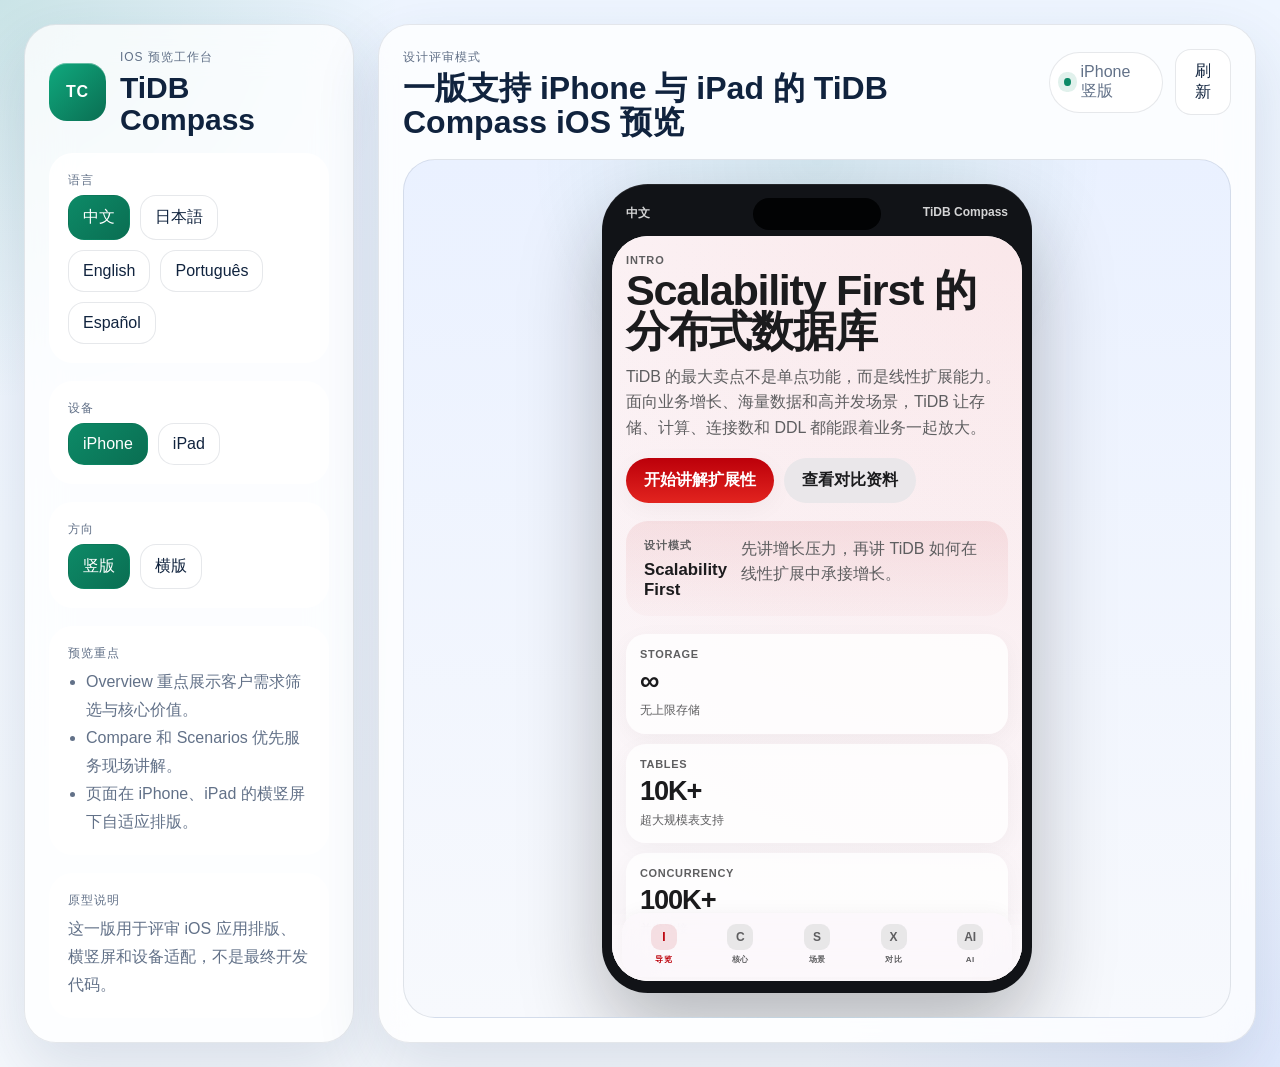
<file: index.html>
<!DOCTYPE html>
<html lang="zh-CN">
  <head>
    <meta charset="UTF-8" />
    <meta
      name="viewport"
      content="width=device-width, initial-scale=1.0, viewport-fit=cover"
    />
    <title>TiDB Compass Preview</title>
    <link rel="stylesheet" href="./assets/app.css" />
  </head>
  <body>
    <div class="app-shell">
      <aside class="sidebar">
        <div class="brand">
          <div class="brand-mark">TC</div>
          <div>
            <p class="eyebrow" data-i18n="shell.badge">iOS Preview Studio</p>
            <h1>TiDB Compass</h1>
          </div>
        </div>

        <section class="panel">
          <p class="panel-label" data-i18n="shell.languageLabel">Language</p>
          <div class="language-list">
            <button class="language-pill is-active" type="button" data-lang="zh-CN">中文</button>
            <button class="language-pill" type="button" data-lang="ja-JP">日本語</button>
            <button class="language-pill" type="button" data-lang="en-US">English</button>
            <button class="language-pill" type="button" data-lang="pt-BR">Português</button>
            <button class="language-pill" type="button" data-lang="es-ES">Español</button>
          </div>
        </section>

        <section class="panel">
          <p class="panel-label" data-i18n="shell.deviceLabel">Device</p>
          <div class="selector-grid" id="device-selector">
            <button class="selector-chip is-active" type="button" data-device="iphone">
              iPhone
            </button>
            <button class="selector-chip" type="button" data-device="ipad">iPad</button>
          </div>
        </section>

        <section class="panel">
          <p class="panel-label" data-i18n="shell.orientationLabel">Orientation</p>
          <div class="selector-grid" id="orientation-selector">
            <button class="selector-chip is-active" type="button" data-orientation="portrait">
              <span data-i18n="shell.portrait">Portrait</span>
            </button>
            <button class="selector-chip" type="button" data-orientation="landscape">
              <span data-i18n="shell.landscape">Landscape</span>
            </button>
          </div>
        </section>

        <section class="panel">
          <p class="panel-label" data-i18n="shell.previewLabel">Preview Focus</p>
          <ul class="hint-list">
            <li data-i18n="shell.useCase1">Overview focuses on customer-need filtering.</li>
            <li data-i18n="shell.useCase2">Compare and Scenarios are optimized for live demos.</li>
            <li data-i18n="shell.useCase3">Layouts adapt across iPhone and iPad in both orientations.</li>
          </ul>
        </section>

        <section class="panel">
          <p class="panel-label" data-i18n="shell.updateLabel">Prototype Notes</p>
          <p class="muted" data-i18n="shell.updateBody">
            This preview simulates the iOS app shell and a full in-app page system for design review.
          </p>
        </section>
      </aside>

      <main class="main-stage">
        <header class="topbar">
          <div>
            <p class="eyebrow" data-i18n="shell.modeLabel">Design Review Mode</p>
            <h2 data-i18n="shell.title">A responsive iOS preview for iPhone and iPad</h2>
          </div>
          <div class="topbar-actions">
            <div class="status-chip">
              <span class="status-dot"></span>
              <span id="preview-status" data-i18n="shell.status">iPhone Portrait</span>
            </div>
            <button id="reload-page" class="ghost-button" type="button" data-i18n="shell.reload">
              Reload
            </button>
          </div>
        </header>

        <section class="preview-stage">
          <div class="device-wrap">
            <div class="device-shell is-iphone is-portrait" id="device-shell">
              <div class="device-camera"></div>
              <div class="device-meta">
                <span id="device-language">中文</span>
                <span>TiDB Compass</span>
              </div>
              <iframe
                id="content-frame"
                title="TiDB Compass iOS Preview"
                src="./content/tidb-sales-kit.html?lang=zh-CN"
              ></iframe>
            </div>
          </div>
        </section>
      </main>
    </div>

    <script src="./assets/app.js"></script>
  </body>
</html>
</file>
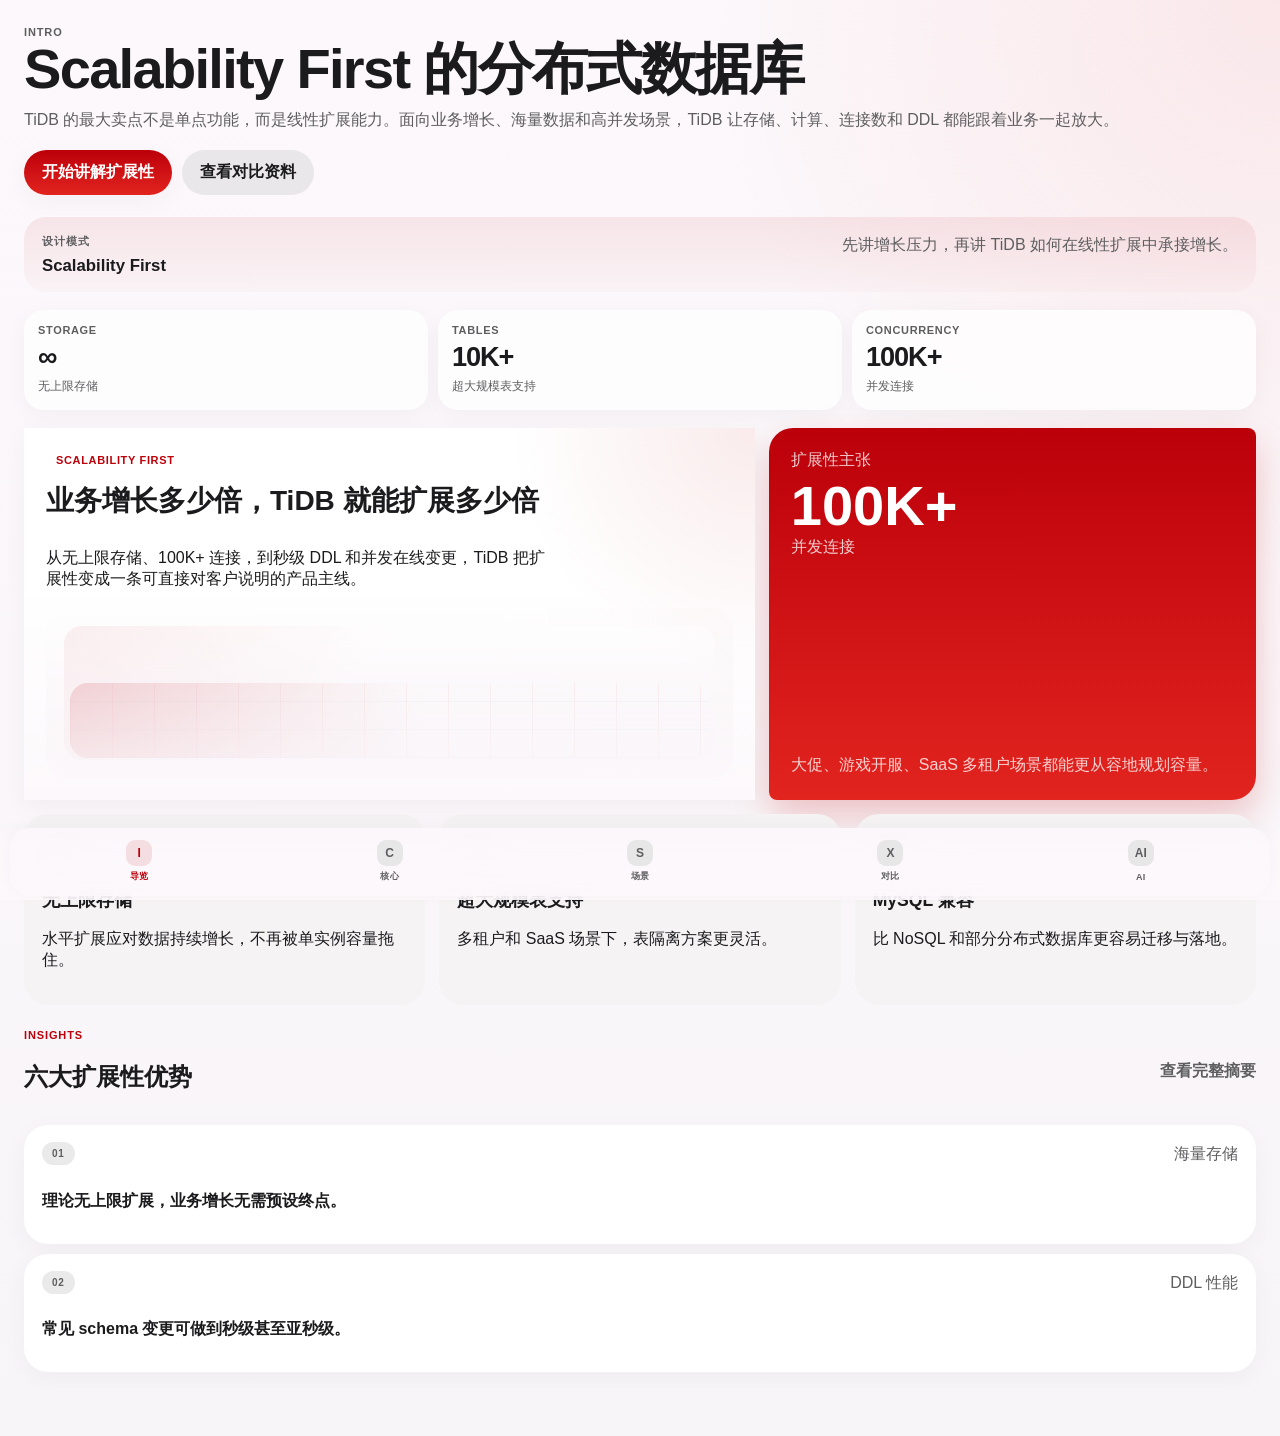
<file: content/tidb-sales-kit.html>
<!DOCTYPE html>
<html lang="zh-CN">
  <head>
    <meta charset="UTF-8" />
    <meta
      name="viewport"
      content="width=device-width, initial-scale=1.0, viewport-fit=cover"
    />
    <title>TiDB Compass</title>
    <style>
      :root {
        --space-1: 4px;
        --space-2: 8px;
        --space-3: 12px;
        --space-4: 16px;
        --space-5: 20px;
        --space-6: 24px;
        --space-7: 32px;
        --radius-sm: 12px;
        --radius-md: 18px;
        --radius-lg: 24px;
        --radius-xl: 28px;
        --bg: #fcf8fb;
        --surface: #fcf8fb;
        --surface-low: #f6f3f5;
        --surface-card: #ffffff;
        --surface-high: #eae7ea;
        --ink: #1b1b1d;
        --muted: #5e5e60;
        --primary: #bc000a;
        --primary-strong: #e2241f;
        --primary-soft: rgba(188, 0, 10, 0.08);
        --tertiary: #00647f;
        --tertiary-soft: rgba(0, 100, 127, 0.12);
        --outline: rgba(231, 189, 183, 0.28);
        --shadow: 0 8px 32px rgba(27, 27, 29, 0.06);
        --shadow-soft: 0 6px 24px rgba(27, 27, 29, 0.04);
      }

      * {
        box-sizing: border-box;
      }

      html,
      body {
        min-height: 100%;
      }

      body {
        margin: 0;
        font-family: "Inter", "SF Pro Display", "PingFang SC", "Hiragino Sans",
          "Helvetica Neue", sans-serif;
        color: var(--ink);
        background:
          radial-gradient(circle at top right, rgba(226, 36, 31, 0.08), transparent 30%),
          linear-gradient(180deg, var(--surface) 0%, #f8f5f8 100%);
      }

      button {
        font: inherit;
      }

      img {
        display: block;
        width: 100%;
      }

      .app {
        min-height: 100dvh;
        padding-top: env(safe-area-inset-top, 0);
        padding-bottom: calc(env(safe-area-inset-bottom, 0) + 64px);
      }

      .app-shell {
        padding: 20px 18px 0;
      }

      .screen {
        display: none;
      }

      .screen.is-active {
        display: block;
      }

      .eyebrow {
        margin: 0 0 10px;
        color: var(--primary);
        font-size: 11px;
        font-weight: 700;
        letter-spacing: 0.08em;
        text-transform: uppercase;
      }

      .page-header {
        margin-bottom: 22px;
      }

      .page-header h1,
      .page-header h2,
      .card h3,
      .leaf h3,
      .cta-panel h2 {
        margin: 0;
        letter-spacing: -0.03em;
      }

      .page-header h1 {
        font-size: clamp(2.8rem, 8vw, 3.5rem);
        line-height: 0.95;
      }

      .page-header h2 {
        font-size: clamp(2rem, 6vw, 2.4rem);
        line-height: 0.98;
      }

      .page-header p,
      .card p,
      .subtle,
      .cta-panel p,
      .list-row p,
      .metric-card p,
      .table-card td,
      .table-card th {
        margin: 0;
        color: var(--muted);
        line-height: 1.6;
      }

      .hero-actions,
      .pill-row,
      .tag-row,
      .action-row {
        display: flex;
        flex-wrap: wrap;
        gap: 10px;
      }

      .button,
      .button-secondary,
      .tag,
      .nav-pill {
        border: 0;
        border-radius: 999px;
      }

      .button:focus-visible,
      .button-secondary:focus-visible,
      .tab-button:focus-visible {
        outline: 2px solid rgba(0, 100, 127, 0.42);
        outline-offset: 2px;
      }

      .button {
        padding: 12px 18px;
        color: #fff;
        font-weight: 700;
        background: linear-gradient(180deg, var(--primary) 0%, var(--primary-strong) 100%);
        box-shadow: var(--shadow-soft);
      }

      .button-secondary {
        padding: 12px 18px;
        color: var(--ink);
        font-weight: 700;
        background: var(--surface-high);
      }

      .tag {
        padding: 6px 10px;
        color: var(--primary);
        background: rgba(255, 255, 255, 0.6);
        font-size: 11px;
        font-weight: 700;
        letter-spacing: 0.06em;
        text-transform: uppercase;
      }

      .surface {
        background: var(--surface-low);
        border-radius: 28px;
      }

      .card {
        padding: 18px;
        background: var(--surface-card);
        border-radius: 24px;
        box-shadow: var(--shadow-soft);
      }

      .glass {
        background: rgba(252, 248, 251, 0.8);
        backdrop-filter: blur(20px);
      }

      .section-frame {
        padding: 18px;
        border-radius: var(--radius-xl);
        background:
          linear-gradient(180deg, rgba(255, 255, 255, 0.76), rgba(246, 243, 245, 0.94)),
          var(--surface-low);
        box-shadow: var(--shadow-soft);
      }

      .summary-strip {
        display: grid;
        grid-template-columns: repeat(3, minmax(0, 1fr));
        gap: 10px;
        margin-bottom: 18px;
      }

      .summary-card {
        min-height: 92px;
        padding: 14px;
        border-radius: 20px;
        background: rgba(255, 255, 255, 0.78);
        box-shadow: var(--shadow-soft);
      }

      .summary-label {
        margin: 0 0 8px;
        color: var(--muted);
        font-size: 11px;
        font-weight: 700;
        letter-spacing: 0.06em;
        text-transform: uppercase;
      }

      .summary-value {
        margin: 0;
        font-size: 1.7rem;
        font-weight: 800;
        line-height: 0.95;
        letter-spacing: -0.04em;
      }

      .summary-note {
        margin: 8px 0 0;
        color: var(--muted);
        font-size: 12px;
        line-height: 1.45;
      }

      .stage-banner {
        display: flex;
        align-items: flex-start;
        justify-content: space-between;
        gap: 14px;
        margin-bottom: 18px;
        padding: 16px 18px;
        border-radius: 22px;
        background: linear-gradient(180deg, rgba(188, 0, 10, 0.08), rgba(188, 0, 10, 0.02));
      }

      .stage-banner h3,
      .stage-banner p {
        margin: 0;
      }

      .stage-banner h3 {
        font-size: 1.05rem;
      }

      .stage-banner p {
        color: var(--muted);
        line-height: 1.55;
      }

      .hero-grid,
      .grid-two,
      .grid-three,
      .stack {
        display: grid;
        gap: 14px;
      }

      .hero-grid {
        grid-template-columns: 1fr;
      }

      .grid-two {
        grid-template-columns: 1fr;
      }

      .grid-three {
        grid-template-columns: 1fr;
      }

      .intro-hero {
        position: relative;
        overflow: hidden;
        min-height: 280px;
        padding: 22px;
        background: var(--surface-card);
        border-radius: 28px;
        box-shadow: var(--shadow);
      }

      .intro-hero::after {
        content: "";
        position: absolute;
        inset: auto -10% -20% 24%;
        height: 56%;
        background:
          linear-gradient(135deg, rgba(188, 0, 10, 0.16), transparent 48%),
          radial-gradient(circle at top left, rgba(226, 36, 31, 0.15), transparent 42%);
        filter: blur(8px);
        pointer-events: none;
      }

      .hero-visual {
        margin-top: 18px;
        min-height: 170px;
        border-radius: 22px;
        background:
          linear-gradient(180deg, rgba(255, 255, 255, 0.92), rgba(246, 243, 245, 0.92)),
          radial-gradient(circle at top right, rgba(188, 0, 10, 0.1), transparent 35%);
        overflow: hidden;
        position: relative;
      }

      .hero-visual::before,
      .hero-visual::after {
        content: "";
        position: absolute;
        inset: 18px;
        border-radius: 18px;
        background:
          linear-gradient(135deg, rgba(188, 0, 10, 0.08), transparent 44%),
          linear-gradient(180deg, rgba(255, 255, 255, 0.88), rgba(244, 239, 243, 0.7));
      }

      .hero-visual::after {
        inset: auto 24px 20px 24px;
        height: 44%;
        background:
          linear-gradient(90deg, rgba(188, 0, 10, 0.24), transparent 55%),
          repeating-linear-gradient(
            90deg,
            rgba(188, 0, 10, 0.08) 0 1px,
            transparent 1px 42px
          ),
          repeating-linear-gradient(
            0deg,
            rgba(0, 100, 127, 0.06) 0 1px,
            transparent 1px 28px
          );
      }

      .metric-leaf {
        display: flex;
        flex-direction: column;
        justify-content: space-between;
        gap: 18px;
        min-height: 220px;
        padding: 22px;
        color: #fff;
        background: linear-gradient(180deg, var(--primary) 0%, var(--primary-strong) 100%);
        border-radius: 24px 8px 24px 8px;
        box-shadow: 0 16px 36px rgba(188, 0, 10, 0.22);
      }

      .metric-leaf .value {
        font-size: clamp(2.75rem, 8vw, 3.5rem);
        font-weight: 800;
        line-height: 0.9;
      }

      .metric-leaf .caption,
      .metric-leaf .subtle {
        color: rgba(255, 255, 255, 0.8);
      }

      .icon-wrap {
        display: inline-grid;
        width: 42px;
        height: 42px;
        place-items: center;
        border-radius: 14px;
        background: var(--primary-soft);
        color: var(--primary);
        font-size: 18px;
        font-weight: 700;
      }

      .icon-wrap.tertiary {
        background: var(--tertiary-soft);
        color: var(--tertiary);
      }

      .feature-card,
      .tool-card,
      .list-row,
      .stat-card,
      .table-card,
      .cta-panel,
      .ai-panel,
      .dark-card {
        border-radius: 24px;
      }

      .feature-card {
        padding: 18px;
        background: var(--surface-low);
      }

      .hero-feature {
        position: relative;
        overflow: hidden;
        min-height: 280px;
        padding: 22px;
        background: var(--surface-card);
        box-shadow: var(--shadow-soft);
      }

      .hero-feature::after {
        content: "";
        position: absolute;
        inset: 0;
        background:
          linear-gradient(180deg, transparent 40%, rgba(252, 248, 251, 0.92) 100%),
          radial-gradient(circle at top right, rgba(188, 0, 10, 0.08), transparent 30%);
        pointer-events: none;
      }

      .hero-feature .content {
        position: relative;
        z-index: 1;
        max-width: 74%;
      }

      .hero-image,
      .compare-image,
      .ai-image {
        overflow: hidden;
        border-radius: 22px;
        background: linear-gradient(180deg, rgba(27, 27, 29, 0.06), rgba(27, 27, 29, 0.01));
      }

      .preview-pane {
        min-height: 240px;
        padding: 16px;
        background:
          linear-gradient(180deg, rgba(255, 255, 255, 0.94), rgba(246, 243, 245, 0.92)),
          radial-gradient(circle at top right, rgba(188, 0, 10, 0.1), transparent 34%);
      }

      .preview-pane.compare {
        min-height: 220px;
      }

      .preview-pane.ai {
        min-height: 250px;
        background:
          linear-gradient(180deg, rgba(0, 100, 127, 0.12), rgba(255, 255, 255, 0.92)),
          linear-gradient(180deg, rgba(255, 255, 255, 0.94), rgba(246, 243, 245, 0.92));
      }

      .preview-device {
        display: grid;
        gap: 10px;
        height: 100%;
        padding: 14px;
        border-radius: 24px;
        background: linear-gradient(180deg, #17171a 0%, #252529 100%);
        box-shadow: 0 16px 30px rgba(27, 27, 29, 0.12);
      }

      .preview-island {
        width: 74px;
        height: 18px;
        margin: 0 auto;
        border-radius: 999px;
        background: rgba(255, 255, 255, 0.14);
      }

      .preview-screen {
        display: grid;
        gap: 10px;
        min-height: 150px;
        padding: 14px;
        border-radius: 20px;
        background:
          radial-gradient(circle at top right, rgba(226, 36, 31, 0.12), transparent 24%),
          linear-gradient(180deg, #fcf8fb 0%, #f5f1f4 100%);
      }

      .preview-row,
      .preview-bars,
      .preview-mini-grid {
        display: grid;
        gap: 8px;
      }

      .preview-row {
        grid-template-columns: repeat(3, minmax(0, 1fr));
      }

      .preview-bars {
        grid-template-columns: 1.1fr 0.9fr;
      }

      .preview-mini-grid {
        grid-template-columns: repeat(2, minmax(0, 1fr));
      }

      .preview-chip,
      .preview-block,
      .preview-stat,
      .preview-pill {
        border-radius: 16px;
        background: rgba(255, 255, 255, 0.78);
      }

      .preview-chip {
        height: 24px;
      }

      .preview-pill {
        height: 18px;
        width: 46%;
        background: rgba(188, 0, 10, 0.12);
      }

      .preview-block {
        min-height: 62px;
        padding: 12px;
      }

      .preview-stat {
        min-height: 76px;
        padding: 12px;
      }

      .preview-line {
        height: 8px;
        border-radius: 999px;
        background: rgba(188, 0, 10, 0.14);
      }

      .preview-line.short {
        width: 56%;
      }

      .preview-line.mid {
        width: 72%;
      }

      .preview-grid-panel {
        display: grid;
        gap: 10px;
        grid-template-columns: 1.2fr 0.8fr;
      }

      .preview-table {
        display: grid;
        gap: 8px;
      }

      .preview-table-row {
        display: grid;
        gap: 8px;
        grid-template-columns: 0.9fr 1fr 1fr;
      }

      .preview-cell {
        min-height: 42px;
        border-radius: 14px;
        background: rgba(255, 255, 255, 0.82);
      }

      .preview-cell.highlight {
        background: rgba(188, 0, 10, 0.14);
      }

      .preview-ai-rail {
        display: grid;
        gap: 10px;
        grid-template-columns: 0.95fr 1.05fr;
      }

      .preview-glow {
        min-height: 110px;
        border-radius: 18px;
        background:
          radial-gradient(circle at 30% 30%, rgba(0, 100, 127, 0.26), transparent 28%),
          radial-gradient(circle at 72% 64%, rgba(188, 0, 10, 0.18), transparent 26%),
          linear-gradient(180deg, rgba(255, 255, 255, 0.84), rgba(242, 247, 249, 0.9));
      }

      .list {
        display: grid;
        gap: 10px;
      }

      .list-row {
        display: grid;
        gap: 8px;
        padding: 16px 18px;
        background: var(--surface-card);
        box-shadow: var(--shadow-soft);
      }

      .list-row-top {
        display: flex;
        align-items: center;
        justify-content: space-between;
        gap: 10px;
      }

      .badge {
        display: inline-flex;
        align-items: center;
        gap: 6px;
        padding: 6px 10px;
        border-radius: 999px;
        font-size: 10px;
        font-weight: 800;
        letter-spacing: 0.08em;
        text-transform: uppercase;
      }

      .badge.primary {
        color: var(--primary);
        background: rgba(188, 0, 10, 0.1);
      }

      .badge.tertiary {
        color: var(--tertiary);
        background: rgba(0, 100, 127, 0.1);
      }

      .badge.soft {
        color: var(--muted);
        background: rgba(228, 226, 228, 0.72);
      }

      .stats-inline {
        display: grid;
        grid-template-columns: repeat(2, minmax(0, 1fr));
        gap: 10px;
      }

      .stat-card {
        padding: 14px 16px;
        background: rgba(255, 255, 255, 0.62);
      }

      .stat-card strong {
        display: block;
        margin-bottom: 6px;
        color: var(--primary);
        font-size: 1.6rem;
        line-height: 1;
      }

      .sub-grid {
        display: grid;
        gap: 12px;
      }

      .dark-card {
        position: relative;
        overflow: hidden;
        padding: 22px;
        color: #fff;
        background: linear-gradient(180deg, #252527 0%, #1b1b1d 100%);
      }

      .dark-card p,
      .dark-card .subtle {
        color: rgba(255, 255, 255, 0.78);
      }

      .dark-stats {
        display: grid;
        grid-template-columns: repeat(2, minmax(0, 1fr));
        gap: 10px;
        margin-top: 18px;
      }

      .dark-stat {
        padding: 12px;
        border-radius: 16px;
        background: rgba(255, 255, 255, 0.08);
      }

      .table-card {
        padding: 8px;
        background: var(--surface-low);
      }

      .table-scroll {
        overflow-x: auto;
      }

      table {
        width: 100%;
        min-width: 560px;
        border-collapse: separate;
        border-spacing: 0;
      }

      th,
      td {
        padding: 16px 14px;
        vertical-align: top;
        text-align: left;
      }

      thead th {
        color: var(--muted);
        font-size: 11px;
        font-weight: 800;
        letter-spacing: 0.08em;
        text-transform: uppercase;
      }

      tbody tr {
        background: var(--surface-card);
      }

      tbody tr + tr td {
        border-top: 12px solid var(--surface-low);
      }

      tbody td:first-child,
      thead th:first-child {
        border-top-left-radius: 18px;
        border-bottom-left-radius: 18px;
      }

      tbody td:last-child,
      thead th:last-child {
        border-top-right-radius: 18px;
        border-bottom-right-radius: 18px;
      }

      .good {
        color: var(--primary);
        font-weight: 700;
      }

      .neutral {
        color: var(--tertiary);
        font-weight: 700;
      }

      .cta-panel {
        padding: 24px 22px;
        background: var(--surface-low);
      }

      .ai-panel {
        padding: 22px;
        background: linear-gradient(180deg, #007fa0 0%, #005770 100%);
        color: #fff;
      }

      .ai-panel p {
        color: rgba(255, 255, 255, 0.8);
      }

      .chip-strip {
        display: flex;
        flex-wrap: wrap;
        gap: 8px;
        margin-top: 14px;
      }

      .chip {
        padding: 7px 10px;
        border-radius: 999px;
        background: rgba(255, 255, 255, 0.14);
        color: rgba(255, 255, 255, 0.92);
        font-size: 11px;
        font-weight: 700;
      }

      .tabbar-wrap {
        position: fixed;
        right: 0;
        bottom: 0;
        left: 0;
        padding: 4px 10px calc(env(safe-area-inset-bottom, 0) + 4px);
        background: linear-gradient(180deg, rgba(252, 248, 251, 0), rgba(252, 248, 251, 0.94) 28%);
      }

      .tabbar {
        display: grid;
        grid-template-columns: repeat(5, minmax(0, 1fr));
        gap: 4px;
        padding: 6px;
        border-radius: 20px;
        background: rgba(252, 248, 251, 0.76);
        box-shadow: 0 -2px 18px rgba(0, 0, 0, 0.035);
      }

      .tab-button {
        display: grid;
        gap: 4px;
        justify-items: center;
        padding: 6px 3px 7px;
        border: 0;
        border-radius: 15px;
        color: var(--muted);
        background: transparent;
      }

      .tab-button .icon {
        display: grid;
        width: 26px;
        height: 26px;
        place-items: center;
        border-radius: 9px;
        background: rgba(228, 226, 228, 0.8);
        font-size: 12px;
        font-weight: 800;
      }

      .tab-button strong {
        font-size: 9px;
        font-weight: 700;
        letter-spacing: 0.04em;
        text-transform: uppercase;
      }

      .tab-button.is-active {
        color: var(--primary);
      }

      .tab-button.is-active .icon {
        background: rgba(188, 0, 10, 0.1);
      }

      @media (min-width: 768px) {
        .app-shell {
          padding: 24px 24px 0;
        }

        .grid-two {
          grid-template-columns: repeat(2, minmax(0, 1fr));
        }

        .grid-three {
          grid-template-columns: repeat(3, minmax(0, 1fr));
        }

        .hero-grid {
          grid-template-columns: 1.2fr 0.8fr;
        }
      }

      .app[data-orientation="landscape"] {
        padding-bottom: env(safe-area-inset-bottom, 0);
      }

      .app[data-orientation="landscape"] .tabbar-wrap {
        display: none;
      }

      .app[data-orientation="landscape"] .app-shell {
        padding-bottom: 24px;
      }

      .app[data-orientation="landscape"] .grid-two,
      .app[data-orientation="landscape"] .hero-grid {
        grid-template-columns: repeat(2, minmax(0, 1fr));
      }

      .app[data-orientation="landscape"] .summary-strip {
        grid-template-columns: repeat(4, minmax(0, 1fr));
      }

      @media (max-width: 430px) and (orientation: portrait) {
        .app-shell {
          padding: 16px 14px 0;
        }

        .page-header {
          margin-bottom: 18px;
        }

        .page-header h1 {
          font-size: 2.7rem;
        }

        .page-header h2 {
          font-size: 1.85rem;
        }

        .hero-feature .content {
          max-width: 100%;
        }

        .card,
        .feature-card,
        .hero-feature,
        .metric-leaf,
        .dark-card,
        .cta-panel,
        .ai-panel {
          padding: 16px;
          border-radius: 20px;
        }

        .tabbar {
          gap: 3px;
          padding: 5px;
        }

        .tab-button strong {
          font-size: 8px;
        }

        .summary-strip {
          grid-template-columns: 1fr;
        }

        .summary-card {
          min-height: auto;
        }

        .preview-pane,
        .preview-pane.compare,
        .preview-pane.ai {
          min-height: 196px;
        }

        .preview-device {
          padding: 12px;
          border-radius: 22px;
        }

        .preview-screen {
          min-height: 128px;
          padding: 12px;
        }
      }
    </style>
  </head>
  <body>
    <div class="app" id="app"></div>

    <script>
      const params = new URLSearchParams(window.location.search);
      const injectedContext = window.__TIDB_COMPASS_CONTEXT__ || {};
      const locale = params.get("lang") || injectedContext.lang || "zh-CN";
      const orientation = params.get("orientation") || injectedContext.orientation || "portrait";
      const device = params.get("device") || injectedContext.device || "iphone";

      const messages = {
        "zh-CN": {
          appName: "TiDB Compass",
          reviewer: "Digital Curator Mode",
          ui: {
            scenarioMapping: "场景映射",
            competitiveRanking: "竞争定位",
            fit: "适配",
            storyBannerTitle: "设计模式",
            introBanner: "先讲增长压力，再讲 TiDB 如何在线性扩展中承接增长。",
            scenarioBanner: "把技术指标翻译成客户价值，帮助销售更快找到切入点。",
            compareBanner: "先讲扩展性全局优势，再进入产品与架构的具体差异。"
          },
          tabs: ["导览", "核心", "场景", "对比", "AI"],
          intro: {
            eyebrow: "Intro",
            title: "Scalability First 的分布式数据库",
            accent: "扩展性",
            body:
              "TiDB 的最大卖点不是单点功能，而是线性扩展能力。面向业务增长、海量数据和高并发场景，TiDB 让存储、计算、连接数和 DDL 都能跟着业务一起放大。",
            primary: "开始讲解扩展性",
            secondary: "查看对比资料",
            innovation: "Scalability First",
            featureTitle: "业务增长多少倍，TiDB 就能扩展多少倍",
            featureBody:
              "从无上限存储、100K+ 连接，到秒级 DDL 和并发在线变更，TiDB 把扩展性变成一条可直接对客户说明的产品主线。",
            leafLabel: "扩展性主张",
            leafValue: "100K+",
            leafUnit: "并发连接",
            leafBody: "大促、游戏开服、SaaS 多租户场景都能更从容地规划容量。",
            cards: [
              ["无上限存储", "水平扩展应对数据持续增长，不再被单实例容量拖住。", "shield"],
              ["超大规模表支持", "多租户和 SaaS 场景下，表隔离方案更灵活。", "database"],
              ["MySQL 兼容", "比 NoSQL 和部分分布式数据库更容易迁移与落地。", "cloud"]
            ],
            insightsTitle: "六大扩展性优势",
            insightsLink: "查看完整摘要",
            insights: [
              ["01", "海量存储", "理论无上限扩展，业务增长无需预设终点。"],
              ["02", "DDL 性能", "常见 schema 变更可做到秒级甚至亚秒级。"]
            ]
          },
          core: {
            eyebrow: "Core Ecosystem",
            title: "六大扩展性能力底座",
            body:
              "这不是单点 benchmark，而是一套能持续支撑增长的扩展体系。TiDB 把容量、表规模、连接数、DDL 和备份恢复统一进同一平台能力层。",
            heroTitle: "从容量到 DDL，扩展性是完整体系",
            heroBody:
              "相比只在单一维度领先的方案，TiDB 的优势在于多个关键维度同时扩展，让技术团队不必在性能、灵活性和运维复杂度之间做交换。",
            stats: [
              ["连接能力", "100K+"],
              ["索引创建", "5.53M/s"]
            ],
            cards: [
              ["无上限存储", "应对海量数据增长，避免受单实例上限约束。", "storage"],
              ["海量表支持", "适合多租户和 SaaS 的表隔离与持续扩展。", "cloud"],
              ["秒级 DDL", "Drop、Alter、索引创建速度更适合快速迭代。", "shield"],
              ["并发在线 DDL", "多团队并行改 schema，也尽量不干扰生产负载。", "bolt"]
            ],
            toolingTitle: "扩展性补充优势",
            tooling: [
              ["大规模备份恢复", "面向 TB 到更大规模的数据保护与业务连续性。"],
              ["SQL 兼容性", "对比部分 NoSQL 或专有分布式数据库，迁移成本更低。"],
              ["弹性伸缩", "计算与存储按需扩展，峰值场景更好规划。"],
              ["架构简化", "减少分库分表和多账户治理带来的长期复杂度。"]
            ]
          },
          scenarios: {
            eyebrow: "Solutions Ecosystem",
            title: "客户场景映射",
            body:
              "把扩展性翻译成客户能直接理解的价值。不同客户关心的不是同一条指标，而是增长、并发、备份、合规和演进速度。",
            fintechBadge: "Scalability Fit",
            fintechTitle: "谁最容易被这套故事打动",
            fintechBody:
              "SaaS、电商、游戏、金融、IoT 与日志场景，都可以从扩展性切入，而不是先陷入底层架构细节。",
            fintechAction: "查看典型客户",
            analyticsTitle: "SaaS / 多租户",
            analyticsBody: "重点讲海量表支持、租户隔离灵活性，以及长期架构简化。",
            analyticsMetric: "10000+",
            analyticsMetricLabel: "表规模思路",
            logTitle: "电商 / 高并发",
            logBody: "重点讲 100K+ 连接与秒级 DDL，帮助团队同时应对大促和快速迭代。",
            sovereigntyTitle: "金融 / 游戏 / IoT",
            sovereigntyBody:
              "金融看大规模与备份恢复，游戏看索引与开服扩张，IoT 看弹性伸缩与 SQL 兼容。",
            sovereigntyStats: [
              ["推荐行业", "5 类"],
              ["核心价值", "增长无忧"]
            ],
            ctaTitle: "客户聊到增长、并发或 schema 变更时，就该切 TiDB",
            ctaBody: "建议从一个已经感受到扩展瓶颈的 workload 开始，用扩展性价值带动后续架构评估和 PoC。",
            ctaPrimary: "开始客户映射",
            ctaSecondary: "查看 PoC 线索",
            mapCards: [
              ["SaaS 厂商", "多租户表隔离、数据量增长快", "海量表支持 + 无上限存储"],
              ["电商平台", "大促高并发、快速迭代", "100K+ 连接 + 秒级 DDL"],
              ["游戏公司", "开服合服、索引与备份压力", "快速索引创建 + 大规模备份恢复"],
              ["金融客户", "数据量大、合规要求高", "水平扩展 + 完整备份能力"],
              ["IoT / 日志", "写入量大、查询复杂", "弹性伸缩 + SQL 兼容性"]
            ]
          },
          compare: {
            eyebrow: "Architecture Rivalry",
            title: "扩展性竞争定位",
            body:
              "和客户聊 TiDB 时，不必一次把所有数据库讲完。先抓住扩展性维度：容量、表数、连接数、DDL 和备份恢复。",
            heroTitle: "TiDB 在扩展性上不是单点领先，而是全维度更均衡",
            heroBody:
              "面对 Aurora、Spanner、DynamoDB、CRDB 等方案，TiDB 更适合讲成一套兼顾容量、连接能力、DDL 效率和迁移友好度的增长平台。",
            statA: ["6 项", "扩展优势"],
            statB: ["100K+", "连接支持"],
            leafValue: "秒级",
            leafTitle: "DDL 体验",
            leafBody: "常见 schema 变更可更快完成，帮助业务连续迭代。",
            tableHeaders: ["能力项", "TiDB", "传统 NewSQL", "Legacy RDBMS"],
            rows: [
              ["存储容量", "理论无上限", "通常有实例或平台约束", "主要依赖单实例升级"],
              ["表规模", "更适合多租户扩展", "常受配置或单节点资源影响", "治理复杂度持续上升"],
              ["连接数", "100K+ 连接支持", "常需要更谨慎的容量规划", "连接瓶颈更早出现"]
            ],
            insightTitle: "竞争定位一句话",
            insightBody:
              "TiDB 是少数能把存储、计算、连接数、DDL 性能和迁移友好度放进同一条扩展性叙事里的分布式数据库。",
            ranking: [
              "存储容量：TiDB ≥ Spanner > Aurora > CRDB > DynamoDB",
              "表数量：TiDB > CRDB ≥ Spanner > DynamoDB",
              "连接数：TiDB ≥ Aurora > CRDB > Spanner",
              "DDL 性能：TiDB >> CRDB > Aurora > Spanner",
              "备份恢复：TiDB ≥ CRDB > DynamoDB > Spanner"
            ]
          },
          ai: {
            eyebrow: "Intelligence Layer",
            title: "智能能力层",
            body:
              "将向量能力、自愈优化和工作负载预测组织成更适合客户理解的 AI 故事，而不是单一技术名词。",
            heroTitle: "Autonomous Database Optimizer",
            heroBody:
              "基于工作负载趋势、热点识别与实时 SQL 优化，帮助平台在性能问题出现前先做调整。",
            cards: [
              ["语义检索", "原生向量搜索能力，适合 RAG 与 AI 应用的数据底座。", "schema"],
              ["自愈能力", "自动处理死锁、索引修复与热点迁移。", "fix"]
            ],
            metricLabel: "AI 效率指标",
            metricValue: "98.4%",
            metricBody: "预测准确率",
            roadmapTitle: "能力路线图",
            roadmap: [
              ["Natural Language SQL", "自然语言到 SQL 的分析助手。"],
              ["AI Hotspot Analysis", "更主动的热点识别与重平衡。"],
              ["Federated Learning", "适合隐私场景的模型协同训练。"]
            ],
            vectorTitle: "原生向量数据库能力",
            vectorBody:
              "在 TiDB 内直接存储、索引和查询 embedding，帮助 AI 应用更快落地到生产系统。",
            chips: ["HNSW", "Cosine", "Metadata Filter"],
            action: "探索 AI Core"
          }
        },
        "en-US": {
          appName: "TiDB Compass",
          reviewer: "Digital Curator Mode",
          ui: {
            scenarioMapping: "Scenario Mapping",
            competitiveRanking: "Competitive Ranking",
            fit: "Fit",
            storyBannerTitle: "Story Mode",
            introBanner: "Start with growth pressure, then show how TiDB scales linearly with the business.",
            scenarioBanner: "Translate technical metrics into customer value so sales can find the right opening faster.",
            compareBanner: "Lead with the overall scalability edge before moving into product and architecture detail."
          },
          tabs: ["Intro", "Core", "Scenarios", "Compare", "AI"],
          intro: {
            eyebrow: "Intro",
            title: "A Distributed Database Built with Scalability First",
            accent: "Scalability",
            body:
              "TiDB’s biggest story is not a single feature. It is linear scalability across storage, compute, connections, and schema change velocity for modern growth-stage systems.",
            primary: "Start the Scalability Story",
            secondary: "View Compare Notes",
            innovation: "Scalability First",
            featureTitle: "If the business scales up, TiDB scales with it",
            featureBody:
              "From practically unlimited storage and 100K+ connections to second-level DDL and concurrent online schema change, TiDB turns scalability into a customer-ready story.",
            leafLabel: "Scalability Claim",
            leafValue: "100K+",
            leafUnit: "Connections",
            leafBody: "A stronger fit for traffic spikes, launch events, and multi-tenant workloads.",
            cards: [
              ["Practically Unlimited Storage", "Keep growing without planning around a hard single-instance ceiling.", "shield"],
              ["Large Table Count", "A cleaner option for SaaS and tenant isolation at scale.", "database"],
              ["MySQL Compatibility", "Lower migration friction than many NoSQL or proprietary distributed options.", "cloud"]
            ],
            insightsTitle: "Six Scalability Advantages",
            insightsLink: "Open Full Summary",
            insights: [
              ["01", "Massive Storage", "Scale without an artificial endpoint for data growth."],
              ["02", "DDL Performance", "Common schema changes can complete in seconds or even sub-seconds."]
            ]
          },
          core: {
            eyebrow: "Core Ecosystem",
            title: "The Six-Part Scalability Backbone",
            body:
              "This is not one benchmark win. It is a full scalability system that spans capacity, table count, connection volume, DDL speed, and backup recovery in one platform.",
            heroTitle: "Scalability as a complete system",
            heroBody:
              "TiDB’s advantage is not limited to one metric. It gives teams more room to grow without trading off flexibility, speed of change, and operational simplicity.",
            stats: [
              ["Connection Support", "100K+"],
              ["Index Build Rate", "5.53M/s"]
            ],
            cards: [
              ["Unlimited-Scale Storage", "Handle fast data growth without hard instance ceilings.", "storage"],
              ["Large Table Support", "A better fit for SaaS and tenant-heavy data models.", "cloud"],
              ["Second-Level DDL", "Move schema changes faster during product iteration.", "shield"],
              ["Concurrent Online DDL", "Run schema work in parallel with less production disruption.", "bolt"]
            ],
            toolingTitle: "Supporting Scale Advantages",
            tooling: [
              ["Large-Scale Backup & Restore", "Protect business continuity even at TB-scale and beyond."],
              ["SQL Compatibility", "Easier migration path than many NoSQL or closed distributed systems."],
              ["Elastic Expansion", "Scale compute and storage when the workload changes."],
              ["Architecture Simplification", "Reduce the long-term overhead of sharding-heavy designs."]
            ]
          },
          scenarios: {
            eyebrow: "Solutions Ecosystem",
            title: "Customer Scenario Mapping",
            body:
              "Translate scalability into customer language. Different accounts do not buy the same metric; they buy growth safety, concurrency headroom, backup confidence, and faster schema evolution.",
            fintechBadge: "Scalability Fit",
            fintechTitle: "Who responds fastest to this story",
            fintechBody:
              "SaaS, ecommerce, gaming, financial services, IoT, and log-heavy platforms can all start with scalability before diving into architecture details.",
            fintechAction: "View Customer Types",
            analyticsTitle: "SaaS / Multi-Tenant",
            analyticsBody: "Lead with large table support, flexible tenant isolation, and simpler long-term architecture.",
            analyticsMetric: "10000+",
            analyticsMetricLabel: "Table-scale mindset",
            logTitle: "Ecommerce / High Concurrency",
            logBody: "Lead with 100K+ connections and second-level DDL for peak traffic and fast iteration.",
            sovereigntyTitle: "Finance / Gaming / IoT",
            sovereigntyBody:
              "Finance values backup and scale, gaming values indexing and launch bursts, and IoT values elasticity plus SQL compatibility.",
            sovereigntyStats: [
              ["Best-fit verticals", "5"],
              ["Core promise", "Growth without fear"]
            ],
            ctaTitle: "When customers mention growth, concurrency, or schema friction, switch to TiDB",
            ctaBody: "Start with one workload that already feels the scaling pressure, then use that proof point to expand the conversation.",
            ctaPrimary: "Start Mapping",
            ctaSecondary: "View PoC Triggers",
            mapCards: [
              ["SaaS Vendors", "Tenant isolation and rapidly growing data", "Large table support + practically unlimited storage"],
              ["Ecommerce Platforms", "Peak events and fast release cycles", "100K+ connections + second-level DDL"],
              ["Gaming Companies", "Launch merges and backup pressure", "Fast index build + large-scale backup recovery"],
              ["Financial Services", "Massive data and compliance expectations", "Horizontal scale + stronger recovery posture"],
              ["IoT / Logging", "Heavy ingestion and complex queries", "Elastic scale + SQL compatibility"]
            ]
          },
          compare: {
            eyebrow: "Architecture Rivalry",
            title: "Scalability Positioning",
            body:
              "Do not compare every database at once. Start with the scalability dimensions that matter most: storage, table count, connection capacity, DDL velocity, and backup recovery.",
            heroTitle: "TiDB is not just strong at one metric. It scales across the whole growth path",
            heroBody:
              "Against Aurora, Spanner, DynamoDB, and CRDB, TiDB is easier to frame as one platform balancing capacity, connection scale, DDL speed, and migration friendliness.",
            statA: ["6", "Scale advantages"],
            statB: ["100K+", "Connections"],
            leafValue: "Seconds",
            leafTitle: "DDL Experience",
            leafBody: "Common schema changes can finish fast enough to support continuous product change.",
            tableHeaders: ["Capability", "TiDB", "Traditional NewSQL", "Legacy RDBMS"],
            rows: [
              ["Storage Capacity", "Practically unlimited", "Often bounded by instance or service shape", "Mostly scale-up first"],
              ["Table Scale", "Stronger fit for tenant-heavy models", "Often constrained by config or node resources", "Governance grows complex"],
              ["Connections", "100K+ supported", "Usually needs tighter sizing discipline", "Connection ceilings appear earlier"]
            ],
            insightTitle: "Positioning in one sentence",
            insightBody:
              "TiDB is one of the few distributed databases that can tell a unified story across storage, compute, connections, DDL performance, and migration practicality.",
            ranking: [
              "Storage: TiDB ≥ Spanner > Aurora > CRDB > DynamoDB",
              "Table count: TiDB > CRDB ≥ Spanner > DynamoDB",
              "Connections: TiDB ≥ Aurora > CRDB > Spanner",
              "DDL speed: TiDB >> CRDB > Aurora > Spanner",
              "Backup & restore: TiDB ≥ CRDB > DynamoDB > Spanner"
            ]
          },
          ai: {
            eyebrow: "Intelligence Layer",
            title: "AI-Powered Operations",
            body:
              "Package vector search, self-healing, and workload forecasting as one practical AI layer instead of a disconnected list of features.",
            heroTitle: "Autonomous Database Optimizer",
            heroBody:
              "Use workload trends, hotspot analysis, and live SQL optimization to act before performance issues turn into incidents.",
            cards: [
              ["Semantic Search", "Native vector search for RAG and AI application foundations.", "schema"],
              ["Self-Healing", "Automate deadlock resolution, index repair, and hotspot mitigation.", "fix"]
            ],
            metricLabel: "AI Efficiency Metric",
            metricValue: "98.4%",
            metricBody: "Prediction accuracy",
            roadmapTitle: "Capabilities Roadmap",
            roadmap: [
              ["Natural Language SQL", "Text-to-query assistance for analysts."],
              ["AI Hotspot Analysis", "More proactive hotspot prediction and balancing."],
              ["Federated Learning", "Privacy-sensitive collaborative model training."]
            ],
            vectorTitle: "Vector Database Native",
            vectorBody:
              "Store, index, and query embeddings directly inside TiDB to make AI application delivery more production-ready.",
            chips: ["HNSW", "Cosine", "Metadata Filter"],
            action: "Explore AI Core"
          }
        }
      };

      messages["ja-JP"] = {
        ...messages["en-US"],
        appName: "TiDB Compass",
        reviewer: "Digital Curator Mode",
        ui: {
          scenarioMapping: "シナリオマッピング",
          competitiveRanking: "競争ポジション",
          fit: "適合",
          storyBannerTitle: "ストーリーモード",
          introBanner: "まず成長圧力を示し、その後に TiDB がどう線形に拡張するかを説明します。",
          scenarioBanner: "技術指標を顧客価値に翻訳し、営業がより早く切り口を見つけられるようにします。",
          compareBanner: "製品差分に入る前に、まず拡張性全体での優位性を伝えます。"
        },
        tabs: ["イントロ", "コア", "シナリオ", "比較", "AI"],
        intro: {
          eyebrow: "Intro",
          title: "次世代の分散データベース",
          accent: "データベース",
          body:
            "TiDB は、HTAP、弾力的な拡張、高可用性を一体で提供するクラウドネイティブな分散 SQL データベースです。",
          primary: "説明を始める",
          secondary: "資料を見る",
          innovation: "Innovation",
          featureTitle: "弾力的なスケーラビリティ",
          featureBody:
            "ダウンタイムや重いシャーディング運用に依存せず、計算とストレージを個別に拡張できます。",
          leafLabel: "基盤の信頼性",
          leafValue: "99.99",
          leafUnit: "% 稼働率",
          leafBody: "重要業務を継続させるための可用性設計です。",
          cards: [
            ["エンタープライズセキュリティ", "細かな権限制御、暗号化、コンプライアンス対応を支えます。", "shield"],
            ["標準 SQL", "MySQL 互換で多くのチームにとって移行負荷を抑えられます。", "database"],
            ["クラウドネイティブ", "Kubernetes とマルチクラウド運用に適した設計です。", "cloud"]
          ],
          insightsTitle: "最新機能",
          insightsLink: "アーカイブを見る",
          insights: [
            ["New", "HTAP 性能", "TiFlash 7.0 でリアルタイム分析を業務判断に近づけます。"],
            ["Stable", "ストレージ層", "TiKV 最適化で P99 レイテンシがさらに改善しました。"]
          ]
        },
        core: {
          eyebrow: "Core Ecosystem",
          title: "アーキテクチャ基盤",
          body:
            "TiDB の核心は、分散 SQL、トランザクション整合性、HTAP、クラウドネイティブ運用を 1 つの基盤として統合する点です。",
          heroTitle: "分散 SQL ストレージ",
          heroBody:
            "TiKV は強整合なトランザクション KV 層として、統一された SQL 体験を保ちながら水平拡張します。",
          stats: [
            ["OLTP 遅延", "1ms"],
            ["OLAP 吞吐", "10GB/s"]
          ],
          cards: [
            ["HTAP エンジン", "TiFlash により追加 ETL なしでリアルタイム分析を行えます。", "storage"],
            ["Cloud Native", "TiDB Operator と Kubernetes で運用を標準化できます。", "cloud"],
            ["強整合性", "Multi-Raft により RPO=0 を目指す重要業務を支えます。", "shield"],
            ["自動拡縮", "クラスタ全体の負荷に応じて資源を調整します。", "bolt"]
          ],
          toolingTitle: "エコシステムツール",
          tooling: [
            ["TiCDC", "下流システム向けの増分レプリケーション。"],
            ["Dumpling", "大規模データの論理エクスポート。"],
            ["Lightning", "大量データの高速インポート。"],
            ["BR Tool", "分散バックアップとリストア。"]
          ]
        },
        scenarios: {
          eyebrow: "Solutions Ecosystem",
          title: "顧客シナリオマッピング",
          body:
            "拡張性を顧客の言葉に翻訳して伝えるためのページです。顧客が買うのは単なる指標ではなく、成長余地、同時接続、バックアップ安心感、そして schema 変更の速さです。",
          fintechBadge: "Scalability Fit",
          fintechTitle: "この話に最も反応しやすい顧客",
          fintechBody:
            "SaaS、EC、ゲーム、金融、IoT、ログ系プラットフォームは、アーキテクチャ詳細より先に拡張性の話から入りやすい顧客です。",
          fintechAction: "顧客タイプを見る",
          analyticsTitle: "SaaS / マルチテナント",
          analyticsBody: "大量テーブル、柔軟なテナント分離、長期的な構成簡素化を中心に話します。",
          analyticsMetric: "10000+",
          analyticsMetricLabel: "テーブル規模の発想",
          logTitle: "EC / 高同時接続",
          logBody: "100K+ 接続と秒級 DDL を中心に、大規模トラフィックと高速リリースを両立できる点を伝えます。",
          sovereigntyTitle: "金融 / ゲーム / IoT",
          sovereigntyBody:
            "金融はバックアップと拡張、ゲームは索引とローンチ、IoT は弾性と SQL 互換性が刺さります。",
          sovereigntyStats: [
            ["適合業種", "5"],
            ["主メッセージ", "成長を止めない"]
          ],
          ctaTitle: "成長、同時接続、schema 変更の摩擦が出たら TiDB の出番です",
          ctaBody: "すでに拡張圧力が見えている workload から始めると、PoC と後続提案につなげやすくなります。",
          ctaPrimary: "マッピングを始める",
          ctaSecondary: "PoC の糸口を見る",
          mapCards: [
            ["SaaS 事業者", "テナント分離と急速なデータ増加", "大量テーブル + 実質無制限ストレージ"],
            ["EC プラットフォーム", "大促の高同時接続と高速リリース", "100K+ 接続 + 秒級 DDL"],
            ["ゲーム会社", "開服・統合・バックアップ負荷", "高速索引作成 + 大規模バックアップ復旧"],
            ["金融顧客", "大規模データと高いコンプライアンス要件", "水平拡張 + 強い復旧力"],
            ["IoT / ログ", "大量書き込みと複雑クエリ", "弾性拡張 + SQL 互換性"]
          ]
        },
        compare: {
          eyebrow: "Architecture Rivalry",
          title: "拡張性ポジショニング",
          body:
            "すべての DB を一度に比較する必要はありません。まずは容量、表数、接続数、DDL 速度、バックアップという拡張性の軸から入ります。",
          heroTitle: "TiDB は単一指標ではなく、成長全体を支える拡張性を持つ",
          heroBody:
            "Aurora、Spanner、DynamoDB、CRDB と比べても、TiDB は容量、接続数、DDL 速度、移行しやすさを 1 つのストーリーとして説明しやすいのが強みです。",
          statA: ["6", "拡張優位"],
          statB: ["100K+", "接続数"],
          leafValue: "秒級",
          leafTitle: "DDL 体験",
          leafBody: "schema 変更を素早く終え、製品開発の速度を落としにくくします。",
          tableHeaders: ["能力項目", "TiDB", "Traditional NewSQL", "Legacy RDBMS"],
          rows: [
            ["ストレージ容量", "実質無制限", "サービスや構成に制約が出やすい", "まずは scale-up に依存"],
            ["表規模", "マルチテナントに強い", "構成やノード資源の制約を受けやすい", "運用複雑度が増え続ける"],
            ["接続数", "100K+ を支援", "より厳密な容量設計が必要", "上限が早く見えやすい"]
          ],
          insightTitle: "一言での競争定位",
          insightBody:
            "TiDB は、ストレージ、計算、接続数、DDL 性能、移行現実性を同じ拡張性ストーリーで語れる数少ない分散データベースです。",
          ranking: [
            "ストレージ容量：TiDB ≥ Spanner > Aurora > CRDB > DynamoDB",
            "表数：TiDB > CRDB ≥ Spanner > DynamoDB",
            "接続数：TiDB ≥ Aurora > CRDB > Spanner",
            "DDL 性能：TiDB >> CRDB > Aurora > Spanner",
            "バックアップ復旧：TiDB ≥ CRDB > DynamoDB > Spanner"
          ]
        },
        ai: {
          eyebrow: "Intelligence Layer",
          title: "AI オペレーション層",
          body:
            "ベクトル検索、自癒、ワークロード予測を分断された機能ではなく、1 つの実用的な AI ストーリーとして見せます。",
          heroTitle: "Autonomous Database Optimizer",
          heroBody:
            "ワークロードの傾向、ホットスポット分析、リアルタイム SQL 最適化を通じて、問題が顕在化する前に動けます。",
          cards: [
            ["Semantic Search", "RAG や AI アプリ向けのネイティブなベクトル検索基盤。", "schema"],
            ["Self-Healing", "デッドロック解消、索引修復、ホットスポット緩和を自動化。", "fix"]
          ],
          metricLabel: "AI 効率指標",
          metricValue: "98.4%",
          metricBody: "予測精度",
          roadmapTitle: "機能ロードマップ",
          roadmap: [
            ["Natural Language SQL", "自然言語から SQL を支援。"],
            ["AI Hotspot Analysis", "より能動的なホットスポット予測。"],
            ["Federated Learning", "プライバシー配慮型の協調学習。"]
          ],
          vectorTitle: "ネイティブなベクトル DB 能力",
          vectorBody:
            "embedding を TiDB 内に保存・索引・検索することで、AI アプリの本番導入を進めやすくします。",
          chips: ["HNSW", "Cosine", "Metadata Filter"],
          action: "AI Core を見る"
        }
      };

      messages["pt-BR"] = {
        ...messages["en-US"],
        appName: "TiDB Compass",
        reviewer: "Modo Curadoria Digital",
        ui: {
          scenarioMapping: "Mapeamento",
          competitiveRanking: "Ranking competitivo",
          fit: "Fit",
          storyBannerTitle: "Modo história",
          introBanner: "Comece pela pressão de crescimento e depois mostre como o TiDB escala linearmente com o negócio.",
          scenarioBanner: "Traduza métricas técnicas em valor para o cliente para que vendas encontre a melhor entrada mais rápido.",
          compareBanner: "Comece pela vantagem geral de escalabilidade antes de entrar nos detalhes do produto e da arquitetura."
        },
        tabs: ["Intro", "Core", "Cenários", "Comparar", "AI"],
        intro: {
          eyebrow: "Intro",
          title: "O banco de dados distribuído da nova geração",
          accent: "Banco de Dados",
          body:
            "TiDB é um banco de dados SQL distribuído, open source e cloud-native, criado para HTAP, escala elástica e alta disponibilidade em cargas críticas.",
          primary: "Começar apresentação",
          secondary: "Ver materiais",
          innovation: "Inovação",
          featureTitle: "Escalabilidade elástica",
          featureBody:
            "Escalone computação e armazenamento de forma independente, sem depender de janelas de parada nem de uma arquitetura pesada de sharding.",
          leafLabel: "Confiabilidade central",
          leafValue: "99.99",
          leafUnit: "% de disponibilidade",
          leafBody: "Continuidade para sistemas corporativos de missão crítica.",
          cards: [
            ["Segurança empresarial", "Controles finos de acesso, criptografia e recursos de conformidade prontos para produção.", "shield"],
            ["SQL padrão", "Compatibilidade com protocolo MySQL para reduzir o atrito de migração.", "database"],
            ["Cloud Native", "Preparado para Kubernetes e operações multi-cloud.", "cloud"]
          ],
          insightsTitle: "Capacidades recentes",
          insightsLink: "Ver histórico",
          insights: [
            ["Novo", "Desempenho HTAP", "TiFlash 7.0 aproxima a análise em tempo real da operação do negócio."],
            ["Estável", "Camada de armazenamento", "As otimizações do TiKV continuam reduzindo a latência P99."]
          ]
        },
        core: {
          eyebrow: "Ecossistema Core",
          title: "Base arquitetural",
          body:
            "A história central do TiDB combina SQL distribuído, consistência transacional, HTAP e operação cloud-native em uma única plataforma.",
          heroTitle: "Armazenamento SQL distribuído",
          heroBody:
            "O TiKV fornece a camada transacional KV com forte consistência e escala horizontal, preservando uma experiência SQL unificada.",
          stats: [
            ["Latência OLTP", "1ms"],
            ["Throughput OLAP", "10GB/s"]
          ],
          cards: [
            ["Motor HTAP", "Use TiFlash para análises em tempo real sem ETL adicional.", "storage"],
            ["Cloud Native", "Operação padronizada com TiDB Operator e Kubernetes.", "cloud"],
            ["Consistência forte", "Multi-Raft ajuda sistemas críticos a mirar RPO=0.", "shield"],
            ["Auto scaling", "Distribuição dinâmica de recursos ao longo do cluster.", "bolt"]
          ],
          toolingTitle: "Ferramentas do ecossistema",
          tooling: [
            ["TiCDC", "Replicação incremental para sistemas downstream."],
            ["Dumpling", "Exportação lógica para migrações de grandes volumes."],
            ["Lightning", "Importação de alta velocidade para onboarding massivo."],
            ["BR Tool", "Backup e restore distribuídos para segurança corporativa."]
          ]
        },
        scenarios: {
          eyebrow: "Ecossistema de Soluções",
          title: "Mapeamento de cenários de clientes",
          body:
            "Traduza escalabilidade para a linguagem do cliente. O que cada conta compra não é só um número, mas margem para crescer, folga de concorrência, confiança em backup e agilidade de schema.",
          fintechBadge: "Scalability Fit",
          fintechTitle: "Quem responde mais rápido a essa história",
          fintechBody:
            "SaaS, ecommerce, games, finanças, IoT e plataformas de logs costumam entrar bem pela narrativa de escalabilidade antes da discussão arquitetural profunda.",
          fintechAction: "Ver tipos de cliente",
          analyticsTitle: "SaaS / Multi-tenant",
          analyticsBody: "Abra com suporte a muitas tabelas, isolamento flexível de tenants e arquitetura mais simples no longo prazo.",
          analyticsMetric: "10000+",
          analyticsMetricLabel: "Mentalidade de escala",
          logTitle: "Ecommerce / Alta concorrência",
          logBody: "Abra com 100K+ conexões e DDL em segundos para suportar pico e iteração rápida.",
          sovereigntyTitle: "Finanças / Games / IoT",
          sovereigntyBody:
            "Finanças valorizam backup e escala, games valorizam índice e pico de lançamento, IoT valoriza elasticidade e compatibilidade SQL.",
          sovereigntyStats: [
            ["Verticais-chave", "5"],
            ["Promessa central", "crescer sem travar"]
          ],
          ctaTitle: "Quando o cliente fala de crescimento, concorrência ou schema, é hora de puxar TiDB",
          ctaBody: "Comece por um workload que já sente pressão de escala e use essa prova para abrir PoC e avaliação mais ampla.",
          ctaPrimary: "Começar mapeamento",
          ctaSecondary: "Ver gatilhos de PoC",
          mapCards: [
            ["Fornecedores SaaS", "Isolamento de tenants e rápido crescimento de dados", "Muitas tabelas + armazenamento praticamente ilimitado"],
            ["Plataformas de ecommerce", "Picos sazonais e releases rápidos", "100K+ conexões + DDL em segundos"],
            ["Empresas de games", "Launches, merges e pressão de backup", "Índice rápido + recuperação em grande escala"],
            ["Serviços financeiros", "Dados massivos e compliance forte", "Escala horizontal + postura melhor de recuperação"],
            ["IoT / Logs", "Ingestão pesada e consultas complexas", "Escala elástica + compatibilidade SQL"]
          ]
        },
        compare: {
          eyebrow: "Rivalidade Arquitetural",
          title: "Posicionamento de escalabilidade",
          body:
            "Não é preciso comparar todos os bancos de uma vez. Comece pelas dimensões de escala que importam mais: armazenamento, número de tabelas, conexões, velocidade de DDL e backup.",
          heroTitle: "TiDB não é forte em um único indicador; ele escala ao longo de toda a jornada de crescimento",
          heroBody:
            "Contra Aurora, Spanner, DynamoDB e CRDB, o TiDB é mais fácil de posicionar como uma plataforma única que equilibra capacidade, conexões, DDL e migração viável.",
          statA: ["6", "vantagens de escala"],
          statB: ["100K+", "conexões"],
          leafValue: "Segundos",
          leafTitle: "Experiência DDL",
          leafBody: "Mudanças comuns de schema podem terminar rápido o bastante para manter a velocidade do produto.",
          tableHeaders: ["Capacidade", "TiDB", "NewSQL tradicional", "RDBMS legado"],
          rows: [
            ["Capacidade de armazenamento", "Praticamente ilimitada", "Geralmente limitada por formato de serviço", "Escala vertical primeiro"],
            ["Escala de tabelas", "Melhor para modelos multi-tenant", "Mais sensível a configuração e recursos por nó", "Complexidade operacional cresce"],
            ["Conexões", "100K+ suportadas", "Exige sizing mais rígido", "Tetos aparecem mais cedo"]
          ],
          insightTitle: "Posicionamento em uma frase",
          insightBody:
            "TiDB é um dos poucos bancos distribuídos que consegue contar uma história única de escalabilidade cobrindo armazenamento, computação, conexões, DDL e praticidade de migração.",
          ranking: [
            "Armazenamento: TiDB ≥ Spanner > Aurora > CRDB > DynamoDB",
            "Número de tabelas: TiDB > CRDB ≥ Spanner > DynamoDB",
            "Conexões: TiDB ≥ Aurora > CRDB > Spanner",
            "DDL: TiDB >> CRDB > Aurora > Spanner",
            "Backup e restore: TiDB ≥ CRDB > DynamoDB > Spanner"
          ]
        },
        ai: {
          eyebrow: "Camada de Inteligência",
          title: "Operações com IA",
          body:
            "Organize busca vetorial, auto-recuperação e previsão de workload como uma camada prática de IA, e não como recursos isolados.",
          heroTitle: "Autonomous Database Optimizer",
          heroBody:
            "Use tendência de workload, análise de hotspots e otimização SQL em tempo real para agir antes que performance vire incidente.",
          cards: [
            ["Busca semântica", "Busca vetorial nativa para RAG e aplicações de IA.", "schema"],
            ["Auto-recuperação", "Automatiza resolução de deadlock, reparo de índice e mitigação de hotspots.", "fix"]
          ],
          metricLabel: "Métrica de eficiência IA",
          metricValue: "98.4%",
          metricBody: "Precisão de previsão",
          roadmapTitle: "Roadmap de capacidades",
          roadmap: [
            ["SQL em linguagem natural", "Assistência texto-para-query para analistas."],
            ["AI Hotspot Analysis", "Previsão e balanceamento mais proativos de hotspots."],
            ["Federated Learning", "Treinamento colaborativo com privacidade."]
          ],
          vectorTitle: "Capacidade nativa de banco vetorial",
          vectorBody:
            "Armazene, indexe e consulte embeddings dentro do TiDB para levar aplicações de IA à produção com menos fricção.",
          chips: ["HNSW", "Cosine", "Metadata Filter"],
          action: "Explorar AI Core"
        }
      };

      messages["es-ES"] = {
        ...messages["en-US"],
        appName: "TiDB Compass",
        reviewer: "Modo Curaduría Digital",
        ui: {
          scenarioMapping: "Mapeo",
          competitiveRanking: "Ranking competitivo",
          fit: "Fit",
          storyBannerTitle: "Modo historia",
          introBanner: "Empieza por la presión de crecimiento y luego muestra cómo TiDB escala linealmente con el negocio.",
          scenarioBanner: "Traduce métricas técnicas en valor para el cliente para que ventas encuentre antes el punto de entrada correcto.",
          compareBanner: "Empieza por la ventaja global de escalabilidad antes de entrar en detalles de producto y arquitectura."
        },
        tabs: ["Intro", "Core", "Escenarios", "Comparar", "AI"],
        intro: {
          eyebrow: "Intro",
          title: "La nueva generación de base de datos distribuida",
          accent: "Base de Datos",
          body:
            "TiDB es una base de datos SQL distribuida, open source y cloud-native, diseñada para HTAP, escala elástica y alta disponibilidad en cargas críticas.",
          primary: "Iniciar presentación",
          secondary: "Ver materiales",
          innovation: "Innovación",
          featureTitle: "Escalabilidad elástica",
          featureBody:
            "Escala cómputo y almacenamiento por separado sin depender de ventanas de parada ni de una arquitectura pesada de sharding.",
          leafLabel: "Confiabilidad central",
          leafValue: "99.99",
          leafUnit: "% de disponibilidad",
          leafBody: "Continuidad para sistemas empresariales de misión crítica.",
          cards: [
            ["Seguridad empresarial", "Controles granulares de acceso, cifrado y capacidades listas para cumplimiento.", "shield"],
            ["SQL estándar", "Compatibilidad con el protocolo MySQL para reducir fricción en la migración.", "database"],
            ["Cloud Native", "Preparado para Kubernetes y despliegues multi-cloud.", "cloud"]
          ],
          insightsTitle: "Capacidades recientes",
          insightsLink: "Ver archivo",
          insights: [
            ["Nuevo", "Rendimiento HTAP", "TiFlash 7.0 acerca la analítica en tiempo real a la operación del negocio."],
            ["Estable", "Capa de almacenamiento", "Las optimizaciones de TiKV siguen mejorando la latencia P99."]
          ]
        },
        core: {
          eyebrow: "Ecosistema Core",
          title: "Base arquitectónica",
          body:
            "La historia central de TiDB combina SQL distribuido, consistencia transaccional, HTAP y operación cloud-native en una sola plataforma.",
          heroTitle: "Almacenamiento SQL distribuido",
          heroBody:
            "TiKV aporta la capa transaccional KV con fuerte consistencia y escalado horizontal, manteniendo una experiencia SQL unificada.",
          stats: [
            ["Latencia OLTP", "1ms"],
            ["Rendimiento OLAP", "10GB/s"]
          ],
          cards: [
            ["Motor HTAP", "Usa TiFlash para analítica en tiempo real sin ETL adicional.", "storage"],
            ["Cloud Native", "Operación estandarizada con TiDB Operator y Kubernetes.", "cloud"],
            ["Consistencia fuerte", "Multi-Raft ayuda a sistemas críticos a aspirar a RPO=0.", "shield"],
            ["Auto scaling", "Distribución dinámica de recursos en todo el clúster.", "bolt"]
          ],
          toolingTitle: "Herramientas del ecosistema",
          tooling: [
            ["TiCDC", "Replicación incremental hacia sistemas downstream."],
            ["Dumpling", "Exportación lógica para migraciones de gran volumen."],
            ["Lightning", "Importación de alta velocidad para cargas masivas."],
            ["BR Tool", "Backup y restore distribuidos para seguridad empresarial."]
          ]
        },
        scenarios: {
          eyebrow: "Ecosistema de Soluciones",
          title: "Mapeo de escenarios de cliente",
          body:
            "Traduce la escalabilidad al lenguaje del cliente. Lo que cada cuenta compra no es solo una métrica, sino margen para crecer, holgura de concurrencia, confianza en backup y velocidad de cambio de schema.",
          fintechBadge: "Scalability Fit",
          fintechTitle: "Quién responde mejor a esta historia",
          fintechBody:
            "SaaS, ecommerce, gaming, finanzas, IoT y plataformas de logs suelen entrar mejor por la narrativa de escalabilidad antes de bajar a detalle arquitectónico.",
          fintechAction: "Ver tipos de cliente",
          analyticsTitle: "SaaS / Multi-tenant",
          analyticsBody: "Empieza con soporte para muchas tablas, aislamiento flexible de tenants y simplificación arquitectónica a largo plazo.",
          analyticsMetric: "10000+",
          analyticsMetricLabel: "Mentalidad de escala",
          logTitle: "Ecommerce / Alta concurrencia",
          logBody: "Empieza con 100K+ conexiones y DDL en segundos para soportar picos y releases rápidos.",
          sovereigntyTitle: "Finanzas / Gaming / IoT",
          sovereigntyBody:
            "Finanzas valora backup y escala, gaming valora índices y picos de lanzamiento, IoT valora elasticidad y compatibilidad SQL.",
          sovereigntyStats: [
            ["Verticales clave", "5"],
            ["Promesa central", "crecer sin fricción"]
          ],
          ctaTitle: "Cuando el cliente menciona crecimiento, concurrencia o schema, es momento de hablar de TiDB",
          ctaBody: "Empieza con un workload que ya siente presión de escala y usa esa prueba para abrir PoC y evaluación más amplia.",
          ctaPrimary: "Empezar mapeo",
          ctaSecondary: "Ver disparadores de PoC",
          mapCards: [
            ["Proveedores SaaS", "Aislamiento de tenants y rápido crecimiento de datos", "Muchas tablas + almacenamiento prácticamente ilimitado"],
            ["Plataformas ecommerce", "Picos estacionales y releases rápidos", "100K+ conexiones + DDL en segundos"],
            ["Empresas de gaming", "Launches, merges y presión de backup", "Índices rápidos + recuperación a gran escala"],
            ["Servicios financieros", "Datos masivos y compliance fuerte", "Escala horizontal + mejor postura de recuperación"],
            ["IoT / Logs", "Ingesta pesada y consultas complejas", "Escala elástica + compatibilidad SQL"]
          ]
        },
        compare: {
          eyebrow: "Rivalidad Arquitectónica",
          title: "Posicionamiento de escalabilidad",
          body:
            "No hace falta comparar todas las bases de datos a la vez. Empieza por las dimensiones de escala que más importan: almacenamiento, tablas, conexiones, velocidad DDL y backup.",
          heroTitle: "TiDB no destaca solo en una métrica; escala a lo largo de toda la trayectoria de crecimiento",
          heroBody:
            "Frente a Aurora, Spanner, DynamoDB y CRDB, TiDB es más fácil de presentar como una plataforma única que equilibra capacidad, conexiones, DDL y practicidad de migración.",
          statA: ["6", "ventajas de escala"],
          statB: ["100K+", "conexiones"],
          leafValue: "Segundos",
          leafTitle: "Experiencia DDL",
          leafBody: "Cambios comunes de schema pueden terminar lo bastante rápido como para no frenar el ritmo del producto.",
          tableHeaders: ["Capacidad", "TiDB", "NewSQL tradicional", "RDBMS legado"],
          rows: [
            ["Capacidad de almacenamiento", "Prácticamente ilimitada", "Suele depender del formato del servicio", "Escala vertical primero"],
            ["Escala de tablas", "Mejor para modelos multi-tenant", "Más sensible a configuración y recursos por nodo", "La complejidad operativa crece"],
            ["Conexiones", "100K+ soportadas", "Requiere sizing más estricto", "Los techos aparecen antes"]
          ],
          insightTitle: "Posicionamiento en una frase",
          insightBody:
            "TiDB es una de las pocas bases distribuidas que puede contar una sola historia de escalabilidad sobre almacenamiento, cómputo, conexiones, DDL y migración realista.",
          ranking: [
            "Almacenamiento: TiDB ≥ Spanner > Aurora > CRDB > DynamoDB",
            "Número de tablas: TiDB > CRDB ≥ Spanner > DynamoDB",
            "Conexiones: TiDB ≥ Aurora > CRDB > Spanner",
            "DDL: TiDB >> CRDB > Aurora > Spanner",
            "Backup y restore: TiDB ≥ CRDB > DynamoDB > Spanner"
          ]
        },
        ai: {
          eyebrow: "Capa de Inteligencia",
          title: "Operaciones impulsadas por IA",
          body:
            "Agrupa búsqueda vectorial, auto-recuperación y pronóstico de workloads como una capa práctica de IA, no como funciones aisladas.",
          heroTitle: "Autonomous Database Optimizer",
          heroBody:
            "Usa tendencias de workload, análisis de hotspots y optimización SQL en vivo para actuar antes de que la degradación se convierta en incidente.",
          cards: [
            ["Búsqueda semántica", "Búsqueda vectorial nativa para RAG y aplicaciones de IA.", "schema"],
            ["Auto-recuperación", "Automatiza resolución de deadlocks, reparación de índices y mitigación de hotspots.", "fix"]
          ],
          metricLabel: "Métrica de eficiencia IA",
          metricValue: "98.4%",
          metricBody: "Precisión de predicción",
          roadmapTitle: "Hoja de ruta",
          roadmap: [
            ["SQL en lenguaje natural", "Asistencia texto-a-query para analistas."],
            ["AI Hotspot Analysis", "Predicción y balanceo más proactivos de hotspots."],
            ["Federated Learning", "Entrenamiento colaborativo con privacidad."]
          ],
          vectorTitle: "Capacidad nativa de base vectorial",
          vectorBody:
            "Guarda, indexa y consulta embeddings dentro de TiDB para llevar aplicaciones de IA a producción con menos fricción.",
          chips: ["HNSW", "Cosine", "Metadata Filter"],
          action: "Explorar AI Core"
        }
      };

      const copy = messages[locale] || messages["en-US"];
      document.documentElement.lang = locale;

      const tabs = ["intro", "core", "scenarios", "compare", "ai"];
      let activeTab = "intro";

      function iconGlyph(name) {
        const map = {
          shield: "●",
          database: "■",
          cloud: "▲",
          storage: "HT",
          bolt: "↗",
          schema: "⌁",
          fix: "✓"
        };
        return map[name] || "•";
      }

      function renderPreviewPane(kind) {
        if (kind === "compare") {
          return `
            <div class="preview-pane compare">
              <div class="preview-device">
                <div class="preview-island"></div>
                <div class="preview-screen">
                  <div class="preview-pill"></div>
                  <div class="preview-grid-panel">
                    <div class="preview-table">
                      <div class="preview-table-row">
                        <div class="preview-cell"></div>
                        <div class="preview-cell highlight"></div>
                        <div class="preview-cell"></div>
                      </div>
                      <div class="preview-table-row">
                        <div class="preview-cell"></div>
                        <div class="preview-cell highlight"></div>
                        <div class="preview-cell"></div>
                      </div>
                      <div class="preview-table-row">
                        <div class="preview-cell"></div>
                        <div class="preview-cell highlight"></div>
                        <div class="preview-cell"></div>
                      </div>
                    </div>
                    <div class="preview-mini-grid">
                      <div class="preview-stat"></div>
                      <div class="preview-stat"></div>
                      <div class="preview-block"></div>
                      <div class="preview-block"></div>
                    </div>
                  </div>
                </div>
              </div>
            </div>
          `;
        }

        if (kind === "ai") {
          return `
            <div class="preview-pane ai">
              <div class="preview-device">
                <div class="preview-island"></div>
                <div class="preview-screen">
                  <div class="preview-pill"></div>
                  <div class="preview-ai-rail">
                    <div class="preview-glow"></div>
                    <div class="preview-mini-grid">
                      <div class="preview-stat"></div>
                      <div class="preview-stat"></div>
                      <div class="preview-block"></div>
                      <div class="preview-block"></div>
                    </div>
                  </div>
                  <div class="preview-row">
                    <div class="preview-chip"></div>
                    <div class="preview-chip"></div>
                    <div class="preview-chip"></div>
                  </div>
                </div>
              </div>
            </div>
          `;
        }

        return `
          <div class="preview-pane">
            <div class="preview-device">
              <div class="preview-island"></div>
              <div class="preview-screen">
                <div class="preview-pill"></div>
                <div class="preview-row">
                  <div class="preview-chip"></div>
                  <div class="preview-chip"></div>
                  <div class="preview-chip"></div>
                </div>
                <div class="preview-bars">
                  <div class="preview-block">
                    <div class="preview-line short"></div>
                    <div class="preview-line" style="margin-top:10px;"></div>
                    <div class="preview-line mid" style="margin-top:10px;"></div>
                  </div>
                  <div class="preview-stat"></div>
                </div>
                <div class="preview-mini-grid">
                  <div class="preview-block"></div>
                  <div class="preview-block"></div>
                </div>
              </div>
            </div>
          </div>
        `;
      }

      function renderIntro() {
        return `
          <section class="screen ${activeTab === "intro" ? "is-active" : ""}">
            <header class="page-header">
              <p class="eyebrow">${copy.intro.eyebrow}</p>
              <h1>${copy.intro.title}</h1>
              <p class="subtle" style="margin-top:12px;">${copy.intro.body}</p>
              <div class="hero-actions" style="margin-top:18px;">
                <button class="button">${copy.intro.primary}</button>
                <button class="button-secondary">${copy.intro.secondary}</button>
              </div>
            </header>

            <div class="stage-banner">
              <div>
                <p class="eyebrow" style="margin-bottom:6px;">${copy.ui.storyBannerTitle}</p>
                <h3>${copy.intro.innovation}</h3>
              </div>
              <p>${copy.ui.introBanner}</p>
            </div>

            <section class="summary-strip">
              <article class="summary-card">
                <p class="summary-label">Storage</p>
                <p class="summary-value">∞</p>
                <p class="summary-note">${copy.intro.cards[0][0]}</p>
              </article>
              <article class="summary-card">
                <p class="summary-label">Tables</p>
                <p class="summary-value">10K+</p>
                <p class="summary-note">${copy.intro.cards[1][0]}</p>
              </article>
              <article class="summary-card">
                <p class="summary-label">Concurrency</p>
                <p class="summary-value">${copy.intro.leafValue}</p>
                <p class="summary-note">${copy.intro.leafUnit}</p>
              </article>
            </section>

            <div class="hero-grid">
              <article class="hero-feature">
                <div class="content">
                  <span class="tag">${copy.intro.innovation}</span>
                  <h3 style="margin-top:14px; font-size:1.75rem;">${copy.intro.featureTitle}</h3>
                  <p style="margin-top:10px;">${copy.intro.featureBody}</p>
                </div>
                <div class="hero-visual"></div>
              </article>

              <article class="metric-leaf">
                <div>
                  <div class="caption">${copy.intro.leafLabel}</div>
                  <div class="value" style="margin-top:10px;">${copy.intro.leafValue}</div>
                  <div class="caption" style="margin-top:6px;">${copy.intro.leafUnit}</div>
                </div>
                <p class="subtle">${copy.intro.leafBody}</p>
              </article>
            </div>

            <section class="grid-three" style="margin-top:14px;">
              ${copy.intro.cards
                .map(
                  (card) => `
                    <article class="feature-card">
                      <span class="icon-wrap">${iconGlyph(card[2])}</span>
                      <h3 style="margin-top:14px; font-size:1.1rem;">${card[0]}</h3>
                      <p style="margin-top:8px;">${card[1]}</p>
                    </article>
                  `
                )
                .join("")}
            </section>

            <section style="margin-top:24px;">
              <div class="list-row-top" style="margin-bottom:12px;">
                <div>
                  <p class="eyebrow" style="margin-bottom:6px;">Insights</p>
                  <h2>${copy.intro.insightsTitle}</h2>
                </div>
                <span class="subtle" style="font-weight:700;">${copy.intro.insightsLink}</span>
              </div>
              <div class="list">
                ${copy.intro.insights
                  .map(
                    (item) => `
                      <article class="list-row">
                        <div class="list-row-top">
                          <span class="badge ${item[0] === "New" ? "primary" : "soft"}">${item[0]}</span>
                          <span class="subtle">${item[1]}</span>
                        </div>
                        <h3 style="font-size:1rem;">${item[2]}</h3>
                      </article>
                    `
                  )
                  .join("")}
              </div>
            </section>
          </section>
        `;
      }

      function renderCore() {
        return `
          <section class="screen ${activeTab === "core" ? "is-active" : ""}">
            <header class="page-header">
              <p class="eyebrow">${copy.core.eyebrow}</p>
              <h2>${copy.core.title}</h2>
              <p class="subtle" style="margin-top:12px;">${copy.core.body}</p>
            </header>

            <div class="grid-two">
              <article class="card">
                <span class="icon-wrap">${iconGlyph("storage")}</span>
                <h3 style="margin-top:14px; font-size:1.5rem;">${copy.core.heroTitle}</h3>
                <p style="margin-top:10px;">${copy.core.heroBody}</p>
                <div class="hero-image" style="margin-top:18px;">${renderPreviewPane("core")}</div>
              </article>

              <div class="stack">
                <article class="card">
                  <div class="stats-inline">
                    ${copy.core.stats
                      .map(
                        (stat) => `
                          <div class="stat-card">
                            <strong>${stat[1]}</strong>
                            <p>${stat[0]}</p>
                          </div>
                        `
                      )
                      .join("")}
                  </div>
                </article>

                ${copy.core.cards
                  .map(
                    (card) => `
                      <article class="feature-card">
                        <span class="icon-wrap ${card[2] === "shield" ? "" : "tertiary"}">${iconGlyph(card[2])}</span>
                        <h3 style="margin-top:12px; font-size:1rem;">${card[0]}</h3>
                        <p style="margin-top:8px;">${card[1]}</p>
                      </article>
                    `
                  )
                  .join("")}
              </div>
            </div>

            <section style="margin-top:24px;">
              <p class="eyebrow">${copy.core.toolingTitle}</p>
              <div class="grid-two">
                ${copy.core.tooling
                  .map(
                    (item) => `
                      <article class="list-row">
                        <h3 style="font-size:1rem;">${item[0]}</h3>
                        <p>${item[1]}</p>
                      </article>
                    `
                  )
                  .join("")}
              </div>
            </section>
          </section>
        `;
      }

      function renderScenarios() {
        return `
          <section class="screen ${activeTab === "scenarios" ? "is-active" : ""}">
            <header class="page-header">
              <p class="eyebrow">${copy.scenarios.eyebrow}</p>
              <h2>${copy.scenarios.title}</h2>
              <p class="subtle" style="margin-top:12px;">${copy.scenarios.body}</p>
            </header>

            <div class="stage-banner">
              <div>
                <p class="eyebrow" style="margin-bottom:6px;">${copy.ui.storyBannerTitle}</p>
                <h3>${copy.scenarios.fintechBadge}</h3>
              </div>
              <p>${copy.ui.scenarioBanner}</p>
            </div>

            <article class="hero-feature" style="background:var(--surface-low);">
              <div class="content">
                <span class="badge primary">${copy.scenarios.fintechBadge}</span>
                <h3 style="margin-top:16px; font-size:1.7rem;">${copy.scenarios.fintechTitle}</h3>
                <p style="margin-top:10px;">${copy.scenarios.fintechBody}</p>
                <div class="action-row" style="margin-top:18px;">
                  <button class="button">${copy.scenarios.fintechAction}</button>
                </div>
              </div>
            </article>

            <div class="grid-two" style="margin-top:14px;">
              <article class="card">
                <span class="icon-wrap tertiary">◔</span>
                <h3 style="margin-top:14px; font-size:1.2rem;">${copy.scenarios.analyticsTitle}</h3>
                <p style="margin-top:8px;">${copy.scenarios.analyticsBody}</p>
                <div style="margin-top:22px;">
                  <div style="font-size:2.8rem; font-weight:800; line-height:0.9;">${copy.scenarios.analyticsMetric}</div>
                  <p class="eyebrow" style="margin-top:8px;">${copy.scenarios.analyticsMetricLabel}</p>
                </div>
              </article>

              <article class="card">
                <span class="icon-wrap">⌘</span>
                <h3 style="margin-top:14px; font-size:1.2rem;">${copy.scenarios.logTitle}</h3>
                <p style="margin-top:8px;">${copy.scenarios.logBody}</p>
              </article>
            </div>

            <article class="dark-card" style="margin-top:14px;">
              <h3 style="font-size:1.8rem;">${copy.scenarios.sovereigntyTitle}</h3>
              <p style="margin-top:10px;">${copy.scenarios.sovereigntyBody}</p>
              <div class="dark-stats">
                ${copy.scenarios.sovereigntyStats
                  .map(
                    (item) => `
                      <div class="dark-stat">
                        <div class="eyebrow" style="margin-bottom:6px; color:rgba(255,255,255,0.56);">${item[0]}</div>
                        <div style="font-size:1.4rem; font-weight:800;">${item[1]}</div>
                      </div>
                    `
                  )
                  .join("")}
              </div>
            </article>

            <article class="cta-panel" style="margin-top:18px;">
              <h2>${copy.scenarios.ctaTitle}</h2>
              <p style="margin-top:10px;">${copy.scenarios.ctaBody}</p>
              <div class="hero-actions" style="margin-top:18px;">
                <button class="button">${copy.scenarios.ctaPrimary}</button>
                <button class="button-secondary">${copy.scenarios.ctaSecondary}</button>
              </div>
            </article>

            <section style="margin-top:18px;">
              <p class="eyebrow">${copy.ui.scenarioMapping}</p>
              <div class="grid-two">
                ${copy.scenarios.mapCards
                  .map(
                    (item) => `
                      <article class="list-row">
                        <div class="list-row-top">
                          <h3 style="font-size:1rem;">${item[0]}</h3>
                          <span class="badge tertiary">${copy.ui.fit}</span>
                        </div>
                        <p>${item[1]}</p>
                        <p class="good">${item[2]}</p>
                      </article>
                    `
                  )
                  .join("")}
              </div>
            </section>
          </section>
        `;
      }

      function renderCompare() {
        return `
          <section class="screen ${activeTab === "compare" ? "is-active" : ""}">
            <header class="page-header">
              <p class="eyebrow">${copy.compare.eyebrow}</p>
              <h2>${copy.compare.title}</h2>
              <p class="subtle" style="margin-top:12px;">${copy.compare.body}</p>
            </header>

            <div class="stage-banner">
              <div>
                <p class="eyebrow" style="margin-bottom:6px;">${copy.ui.storyBannerTitle}</p>
                <h3>${copy.compare.insightTitle}</h3>
              </div>
              <p>${copy.ui.compareBanner}</p>
            </div>

            <section class="summary-strip">
              <article class="summary-card">
                <p class="summary-label">Storage</p>
                <p class="summary-value">∞</p>
                <p class="summary-note">${copy.compare.rows[0][1]}</p>
              </article>
              <article class="summary-card">
                <p class="summary-label">Tables</p>
                <p class="summary-value">10K+</p>
                <p class="summary-note">${copy.compare.rows[1][1]}</p>
              </article>
              <article class="summary-card">
                <p class="summary-label">DDL</p>
                <p class="summary-value">${copy.compare.leafValue}</p>
                <p class="summary-note">${copy.compare.leafTitle}</p>
              </article>
            </section>

            <div class="grid-two">
              <article class="card">
                <span class="badge primary">${copy.compare.eyebrow}</span>
                <h3 style="margin-top:16px; font-size:1.5rem;">${copy.compare.heroTitle}</h3>
                <p style="margin-top:10px;">${copy.compare.heroBody}</p>
                <div class="stats-inline" style="margin-top:18px;">
                  <div class="stat-card">
                    <strong>${copy.compare.statA[0]}</strong>
                    <p>${copy.compare.statA[1]}</p>
                  </div>
                  <div class="stat-card">
                    <strong>${copy.compare.statB[0]}</strong>
                    <p>${copy.compare.statB[1]}</p>
                  </div>
                </div>
              </article>

              <article class="metric-leaf">
                <div class="value">${copy.compare.leafValue}</div>
                <div style="font-size:1.4rem; font-weight:800;">${copy.compare.leafTitle}</div>
                <p class="subtle">${copy.compare.leafBody}</p>
              </article>
            </div>

            <article class="table-card" style="margin-top:14px;">
              <div class="table-scroll">
                <table>
                  <thead>
                    <tr>
                      ${copy.compare.tableHeaders.map((item) => `<th>${item}</th>`).join("")}
                    </tr>
                  </thead>
                  <tbody>
                    ${copy.compare.rows
                      .map(
                        (row) => `
                          <tr>
                            <td>${row[0]}</td>
                            <td class="good">${row[1]}</td>
                            <td class="neutral">${row[2]}</td>
                            <td>${row[3]}</td>
                          </tr>
                        `
                      )
                      .join("")}
                  </tbody>
                </table>
              </div>
            </article>

            <div class="grid-two" style="margin-top:14px;">
              <article class="card">
                <div class="list-row-top">
                  <span class="icon-wrap tertiary">≈</span>
                  <h3 style="font-size:1.1rem;">${copy.compare.insightTitle}</h3>
                </div>
                <p style="margin-top:10px;">${copy.compare.insightBody}</p>
              </article>
              <article class="compare-image">${renderPreviewPane("compare")}</article>
            </div>

            <section style="margin-top:18px;">
              <p class="eyebrow">${copy.ui.competitiveRanking}</p>
              <div class="list">
                ${copy.compare.ranking
                  .map(
                    (item, index) => `
                      <article class="list-row">
                        <div class="list-row-top">
                          <span class="badge soft">0${index + 1}</span>
                          <h3 style="font-size:1rem;">${item}</h3>
                        </div>
                      </article>
                    `
                  )
                  .join("")}
              </div>
            </section>
          </section>
        `;
      }

      function renderAI() {
        return `
          <section class="screen ${activeTab === "ai" ? "is-active" : ""}">
            <header class="page-header">
              <p class="eyebrow">${copy.ai.eyebrow}</p>
              <h2>${copy.ai.title}</h2>
              <p class="subtle" style="margin-top:12px;">${copy.ai.body}</p>
            </header>

            <div class="grid-two">
              <article class="card">
                <span class="icon-wrap">◈</span>
                <h3 style="margin-top:14px; font-size:1.45rem;">${copy.ai.heroTitle}</h3>
                <p style="margin-top:10px;">${copy.ai.heroBody}</p>
                <div class="ai-image" style="margin-top:18px;">${renderPreviewPane("ai")}</div>
              </article>

              <div class="stack">
                ${copy.ai.cards
                  .map(
                    (card) => `
                      <article class="feature-card">
                        <span class="icon-wrap tertiary">${iconGlyph(card[2])}</span>
                        <h3 style="margin-top:12px; font-size:1rem;">${card[0]}</h3>
                        <p style="margin-top:8px;">${card[1]}</p>
                      </article>
                    `
                  )
                  .join("")}

                <article class="metric-leaf">
                  <div class="caption">${copy.ai.metricLabel}</div>
                  <div class="value" style="margin-top:8px;">${copy.ai.metricValue}</div>
                  <div class="caption" style="margin-top:6px;">${copy.ai.metricBody}</div>
                </article>
              </div>
            </div>

            <div class="grid-two" style="margin-top:14px;">
              <article class="card">
                <p class="eyebrow">${copy.ai.roadmapTitle}</p>
                <div class="list">
                  ${copy.ai.roadmap
                    .map(
                      (item, index) => `
                        <article class="list-row" style="padding:14px 0; background:transparent; box-shadow:none; border-radius:0;">
                          <div class="list-row-top">
                            <span class="badge soft">0${index + 1}</span>
                            <h3 style="font-size:1rem;">${item[0]}</h3>
                          </div>
                          <p>${item[1]}</p>
                        </article>
                      `
                    )
                    .join("")}
                </div>
                <div class="hero-actions" style="margin-top:14px;">
                  <button class="button">${copy.ai.action}</button>
                </div>
              </article>

              <article class="ai-panel">
                <h3 style="font-size:1.65rem;">${copy.ai.vectorTitle}</h3>
                <p style="margin-top:10px;">${copy.ai.vectorBody}</p>
                <div class="chip-strip">
                  ${copy.ai.chips.map((item) => `<span class="chip">${item}</span>`).join("")}
                </div>
              </article>
            </div>
          </section>
        `;
      }

      function tabGlyph(tab) {
        return {
          intro: "I",
          core: "C",
          scenarios: "S",
          compare: "X",
          ai: "AI"
        }[tab];
      }

      function renderApp() {
        const root = document.querySelector("#app");
        root.dataset.orientation = orientation;
        root.dataset.device = device;
        root.innerHTML = `
          <div class="app-shell">
            ${renderIntro()}
            ${renderCore()}
            ${renderScenarios()}
            ${renderCompare()}
            ${renderAI()}
          </div>

          <div class="tabbar-wrap">
            <div class="tabbar glass">
              ${tabs
                .map(
                  (tab, index) => `
                    <button class="tab-button ${activeTab === tab ? "is-active" : ""}" type="button" data-tab="${tab}">
                      <span class="icon">${tabGlyph(tab)}</span>
                      <strong>${copy.tabs[index]}</strong>
                    </button>
                  `
                )
                .join("")}
            </div>
          </div>
        `;

        root.querySelectorAll("[data-tab]").forEach((button) => {
          button.addEventListener("click", () => {
            activeTab = button.dataset.tab;
            renderApp();
          });
        });
      }

      renderApp();
    </script>
  </body>
</html>
</file>
<file: assets/app.css>
:root {
  --bg: #eef4fb;
  --surface: rgba(255, 255, 255, 0.76);
  --surface-strong: rgba(255, 255, 255, 0.9);
  --ink: #10233e;
  --muted: #627188;
  --line: rgba(16, 35, 62, 0.1);
  --accent: #0d8a67;
  --accent-strong: #0a6e52;
  --accent-soft: rgba(13, 138, 103, 0.12);
  --shadow: 0 26px 64px rgba(35, 66, 104, 0.14);
}

* {
  box-sizing: border-box;
}

body {
  margin: 0;
  min-height: 100vh;
  color: var(--ink);
  font-family: "SF Pro Display", "PingFang SC", "Hiragino Sans", "Helvetica Neue", sans-serif;
  background:
    radial-gradient(circle at top left, rgba(13, 138, 103, 0.16), transparent 24%),
    radial-gradient(circle at bottom right, rgba(102, 145, 255, 0.15), transparent 28%),
    linear-gradient(180deg, #eef5ff 0%, #f6f9fd 100%);
}

button {
  font: inherit;
}

.app-shell {
  display: grid;
  grid-template-columns: 330px 1fr;
  min-height: 100vh;
  gap: 24px;
  padding: 24px;
}

.sidebar,
.main-stage {
  border: 1px solid var(--line);
  border-radius: 32px;
  background: var(--surface);
  backdrop-filter: blur(22px);
  box-shadow: var(--shadow);
}

.sidebar {
  display: flex;
  flex-direction: column;
  gap: 18px;
  padding: 24px;
}

.brand {
  display: flex;
  align-items: center;
  gap: 14px;
}

.brand-mark {
  display: grid;
  width: 58px;
  height: 58px;
  place-items: center;
  border-radius: 18px;
  color: #fff;
  font-weight: 700;
  letter-spacing: 0.05em;
  background: linear-gradient(135deg, #10a97e 0%, #0a6e52 100%);
  box-shadow: inset 0 1px 0 rgba(255, 255, 255, 0.36);
}

.eyebrow,
.panel-label {
  margin: 0 0 6px;
  font-size: 12px;
  letter-spacing: 0.08em;
  text-transform: uppercase;
  color: var(--muted);
}

.brand h1,
.topbar h2 {
  margin: 0;
  line-height: 1.05;
}

.brand h1 {
  font-size: 30px;
}

.topbar h2 {
  max-width: 720px;
  font-size: 32px;
}

.panel {
  padding: 18px;
  border: 1px solid rgba(255, 255, 255, 0.68);
  border-radius: 24px;
  background: var(--surface-strong);
}

.language-list,
.selector-grid {
  display: flex;
  flex-wrap: wrap;
  gap: 10px;
}

.language-pill,
.selector-chip,
.ghost-button {
  border: 1px solid var(--line);
  border-radius: 16px;
  padding: 11px 14px;
  cursor: pointer;
  color: var(--ink);
  background: rgba(255, 255, 255, 0.9);
  transition: 160ms ease;
}

.language-pill:hover,
.selector-chip:hover,
.ghost-button:hover {
  transform: translateY(-1px);
  border-color: rgba(13, 138, 103, 0.3);
}

.language-pill.is-active,
.selector-chip.is-active {
  color: #fff;
  border-color: transparent;
  background: linear-gradient(135deg, var(--accent) 0%, var(--accent-strong) 100%);
}

.hint-list {
  margin: 0;
  padding-left: 18px;
  color: var(--muted);
  line-height: 1.75;
}

.muted {
  margin: 0;
  color: var(--muted);
  line-height: 1.75;
}

.main-stage {
  display: flex;
  flex-direction: column;
  padding: 24px;
}

.topbar {
  display: flex;
  align-items: flex-start;
  justify-content: space-between;
  gap: 18px;
  margin-bottom: 20px;
}

.topbar-actions {
  display: flex;
  align-items: center;
  gap: 12px;
}

.status-chip {
  display: inline-flex;
  align-items: center;
  gap: 10px;
  padding: 10px 14px;
  border: 1px solid var(--line);
  border-radius: 999px;
  color: var(--muted);
  background: rgba(255, 255, 255, 0.8);
}

.status-dot {
  width: 8px;
  height: 8px;
  border-radius: 50%;
  background: var(--accent);
  box-shadow: 0 0 0 6px var(--accent-soft);
}

.preview-stage {
  display: grid;
  flex: 1;
  place-items: center;
  overflow: hidden;
  border: 1px solid var(--line);
  border-radius: 32px;
  background:
    radial-gradient(circle at top, rgba(13, 138, 103, 0.1), transparent 30%),
    linear-gradient(180deg, #eaf1ff 0%, #f7f9fd 100%);
}

.device-wrap {
  display: grid;
  width: 100%;
  height: 100%;
  place-items: center;
  padding: 24px;
}

.device-shell {
  --device-width: 430px;
  --device-height: 932px;
  position: relative;
  width: min(var(--device-width), 100%);
  height: min(var(--device-height), 100%);
  padding: 52px 10px 12px;
  border-radius: 46px;
  background: #111317;
  box-shadow:
    0 38px 82px rgba(17, 19, 23, 0.28),
    inset 0 1px 0 rgba(255, 255, 255, 0.08);
}

.device-shell.is-iphone.is-portrait {
  --device-width: 430px;
  --device-height: 932px;
}

.device-shell.is-iphone.is-landscape {
  --device-width: 932px;
  --device-height: 430px;
  border-radius: 40px;
  padding: 12px 10px 12px 54px;
}

.device-shell.is-ipad.is-portrait {
  --device-width: 834px;
  --device-height: 1194px;
  border-radius: 38px;
}

.device-shell.is-ipad.is-landscape {
  --device-width: 1194px;
  --device-height: 834px;
  border-radius: 34px;
}

.device-camera {
  position: absolute;
  top: 14px;
  left: 50%;
  width: 128px;
  height: 32px;
  transform: translateX(-50%);
  border-radius: 999px;
  background: #020304;
}

.device-shell.is-iphone.is-landscape .device-camera {
  top: 50%;
  left: 16px;
  width: 32px;
  height: 128px;
  transform: translateY(-50%);
}

.device-meta {
  position: absolute;
  top: 21px;
  left: 24px;
  right: 24px;
  display: flex;
  justify-content: space-between;
  color: rgba(255, 255, 255, 0.82);
  font-size: 12px;
  font-weight: 600;
}

.device-shell.is-iphone.is-landscape .device-meta {
  top: 24px;
  left: 64px;
}

#content-frame {
  width: 100%;
  height: 100%;
  border: 0;
  border-radius: 36px;
  background: #fff;
}

@media (max-width: 1220px) {
  .app-shell {
    grid-template-columns: 1fr;
  }
}

@media (max-width: 720px) {
  .app-shell {
    padding: 14px;
    gap: 14px;
  }

  .sidebar,
  .main-stage {
    padding: 16px;
    border-radius: 24px;
  }

  .topbar {
    flex-direction: column;
  }

  .topbar h2 {
    font-size: 26px;
  }

  .topbar-actions {
    flex-wrap: wrap;
  }

  .device-wrap {
    padding: 12px;
  }
}
</file>
